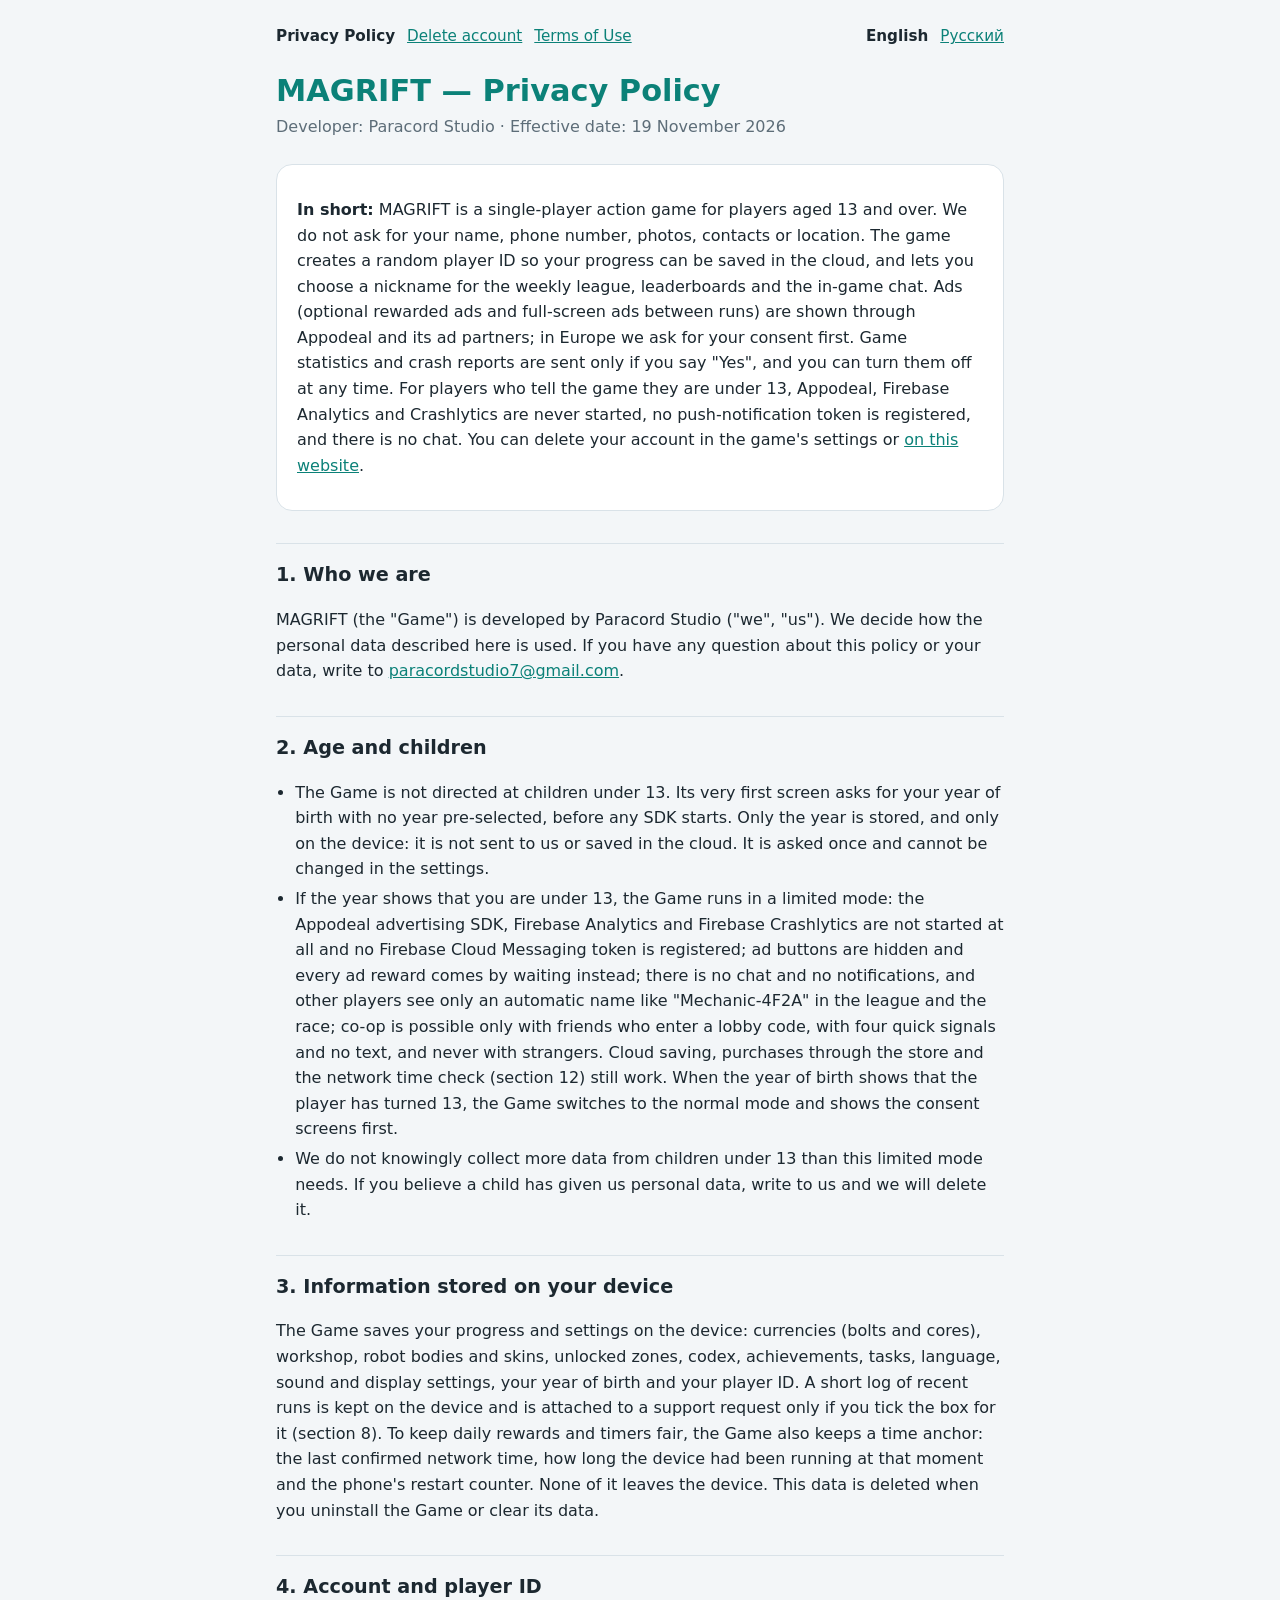
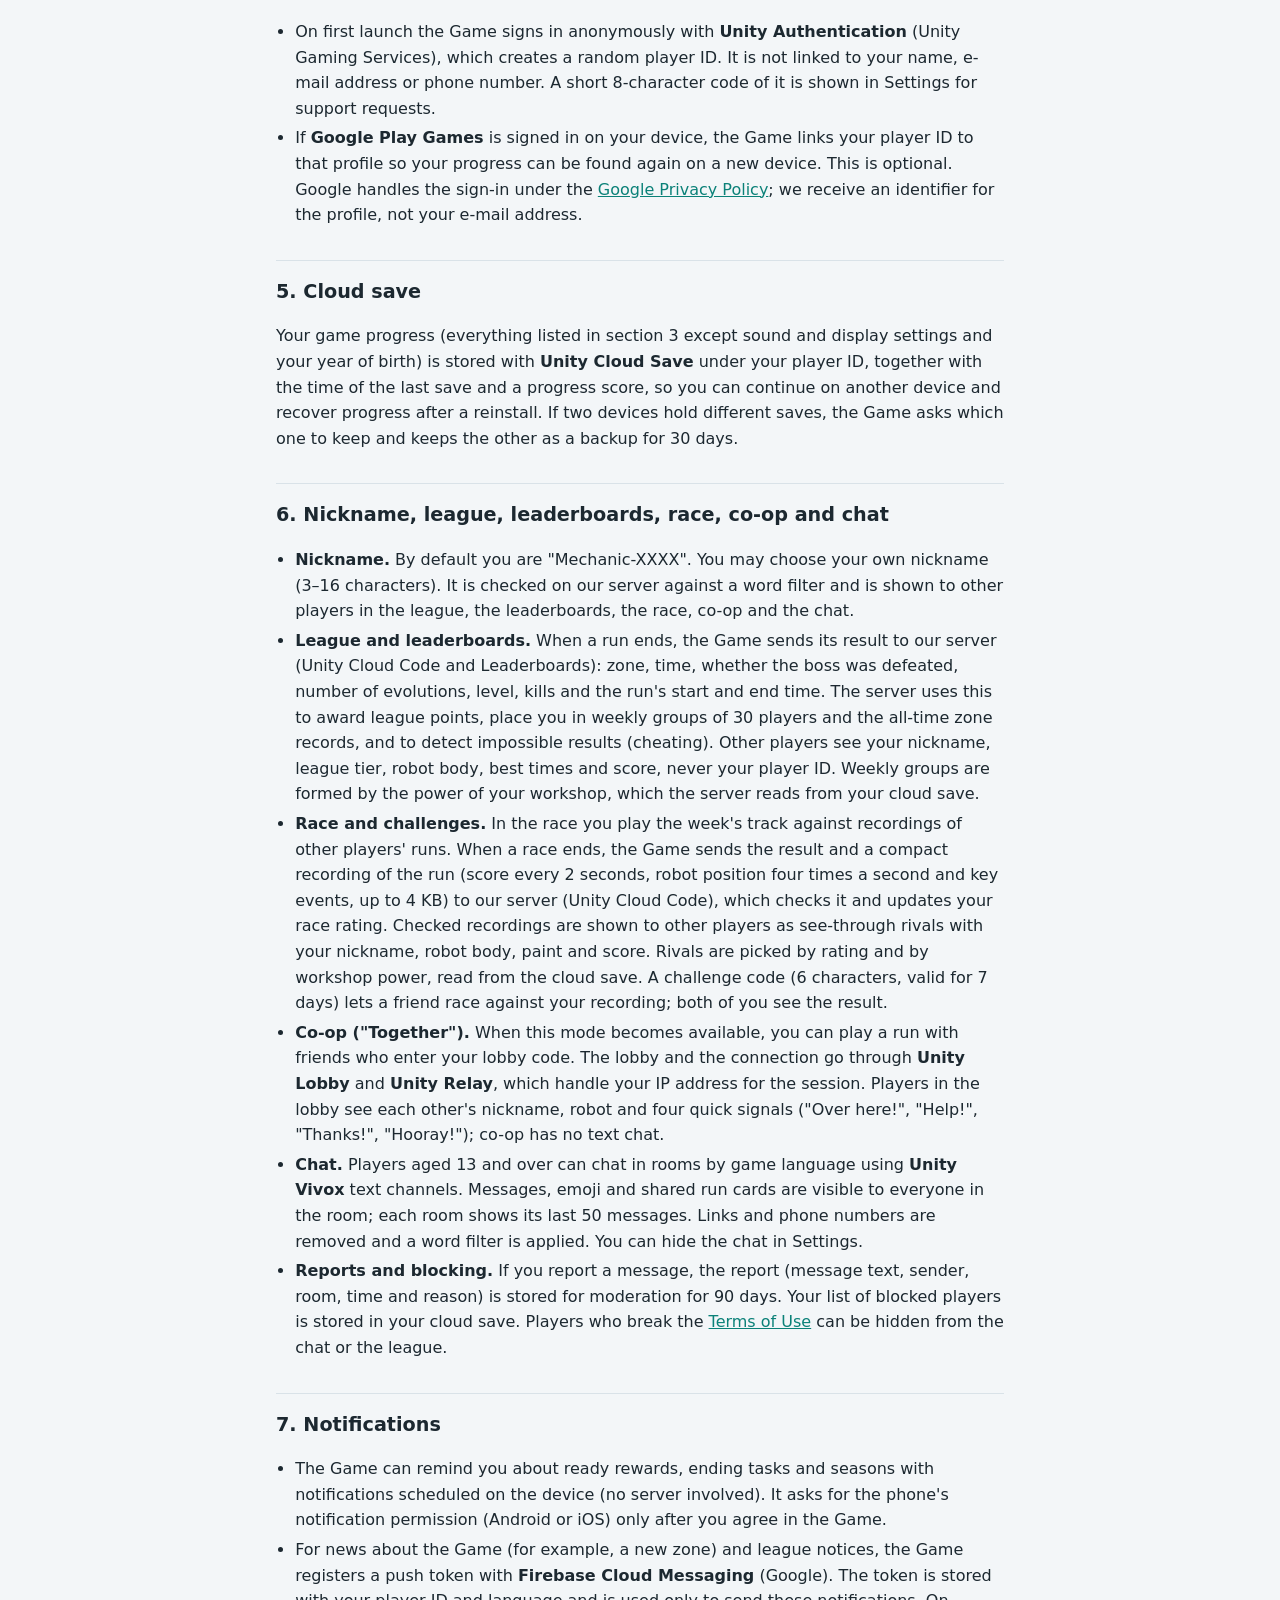
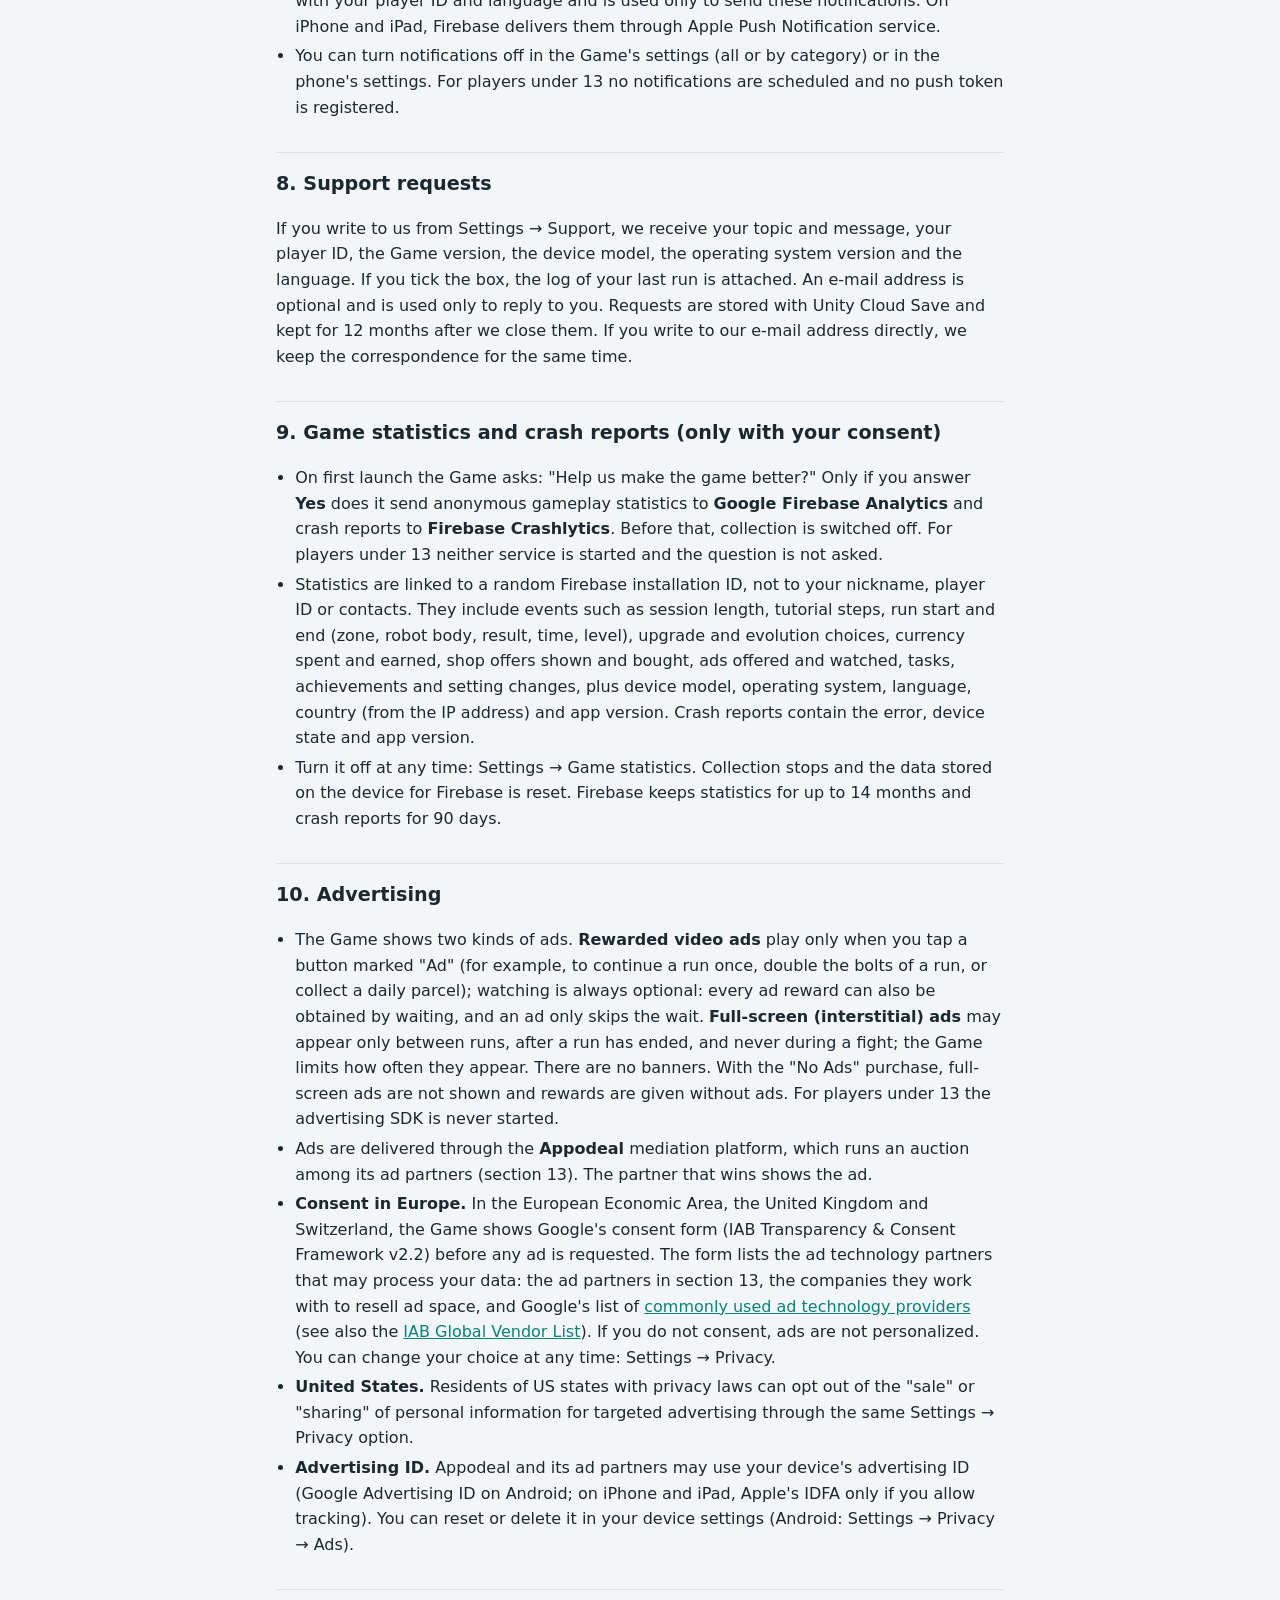
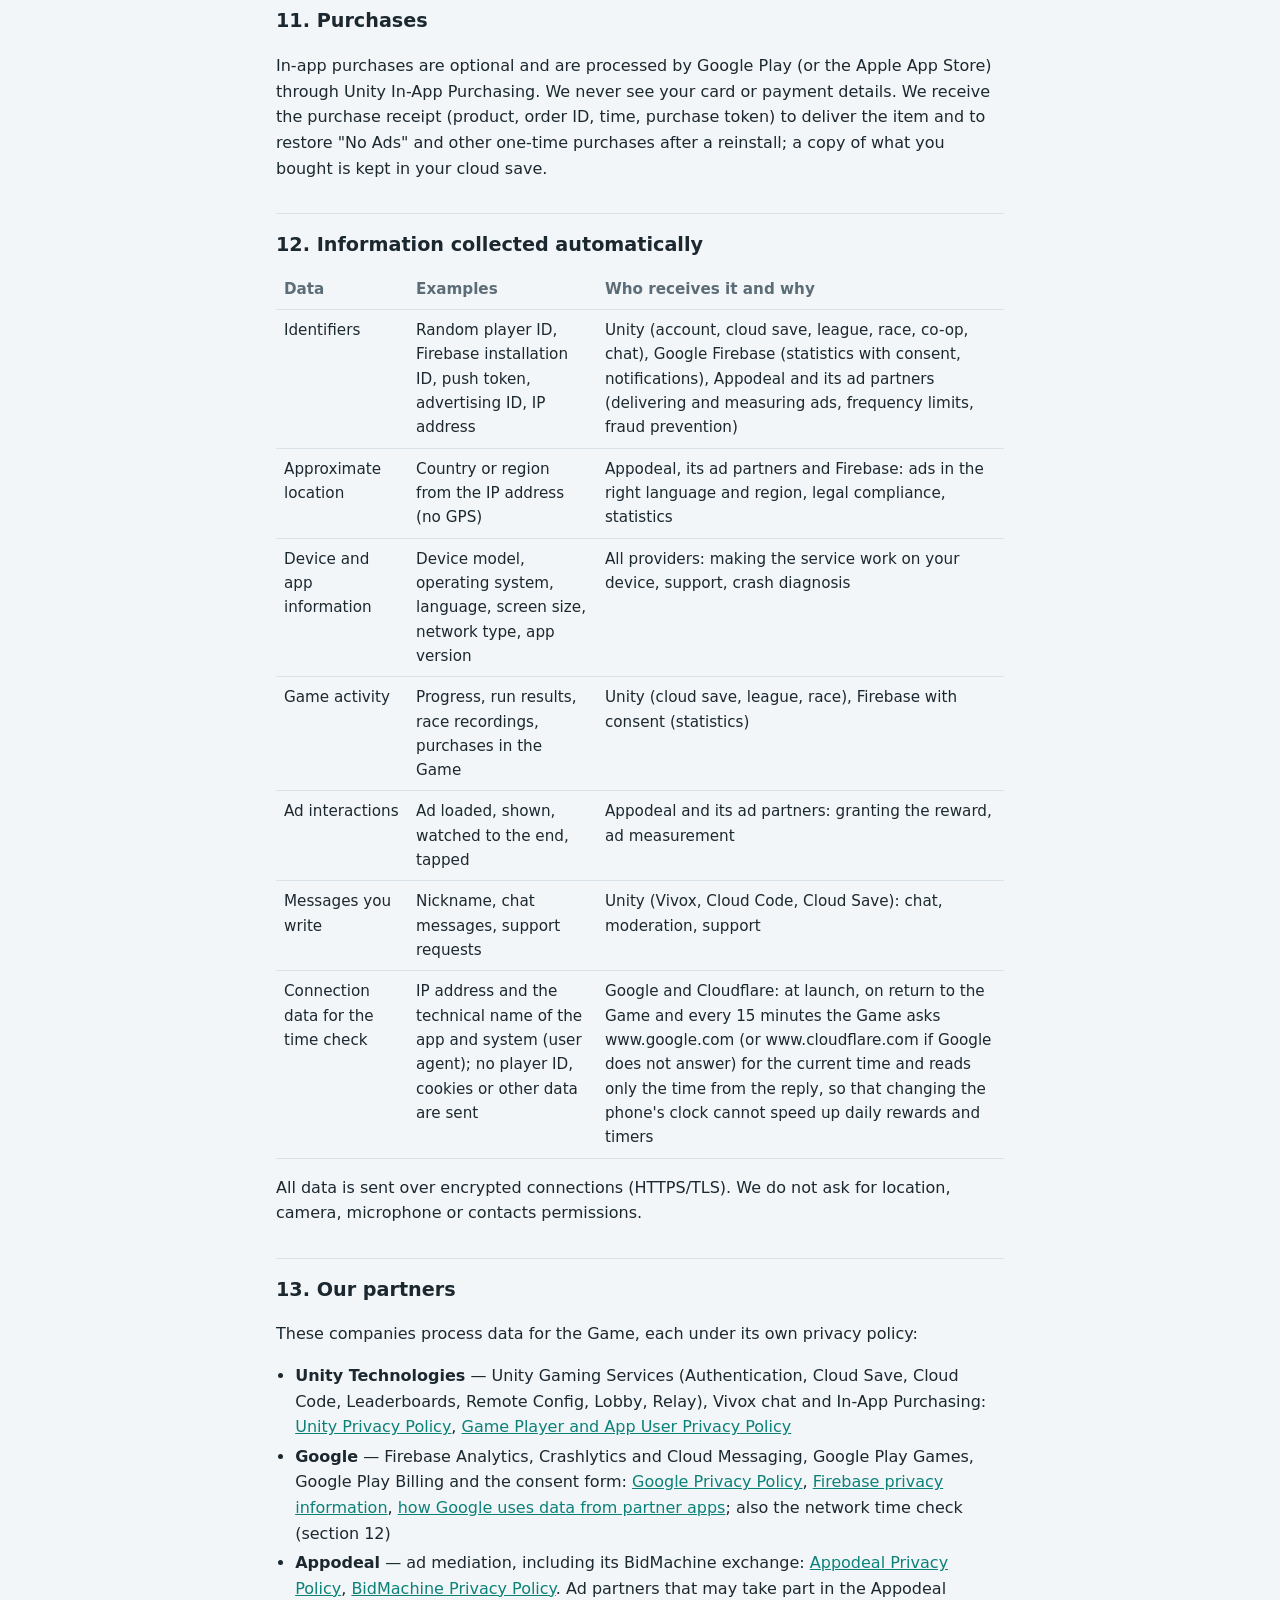
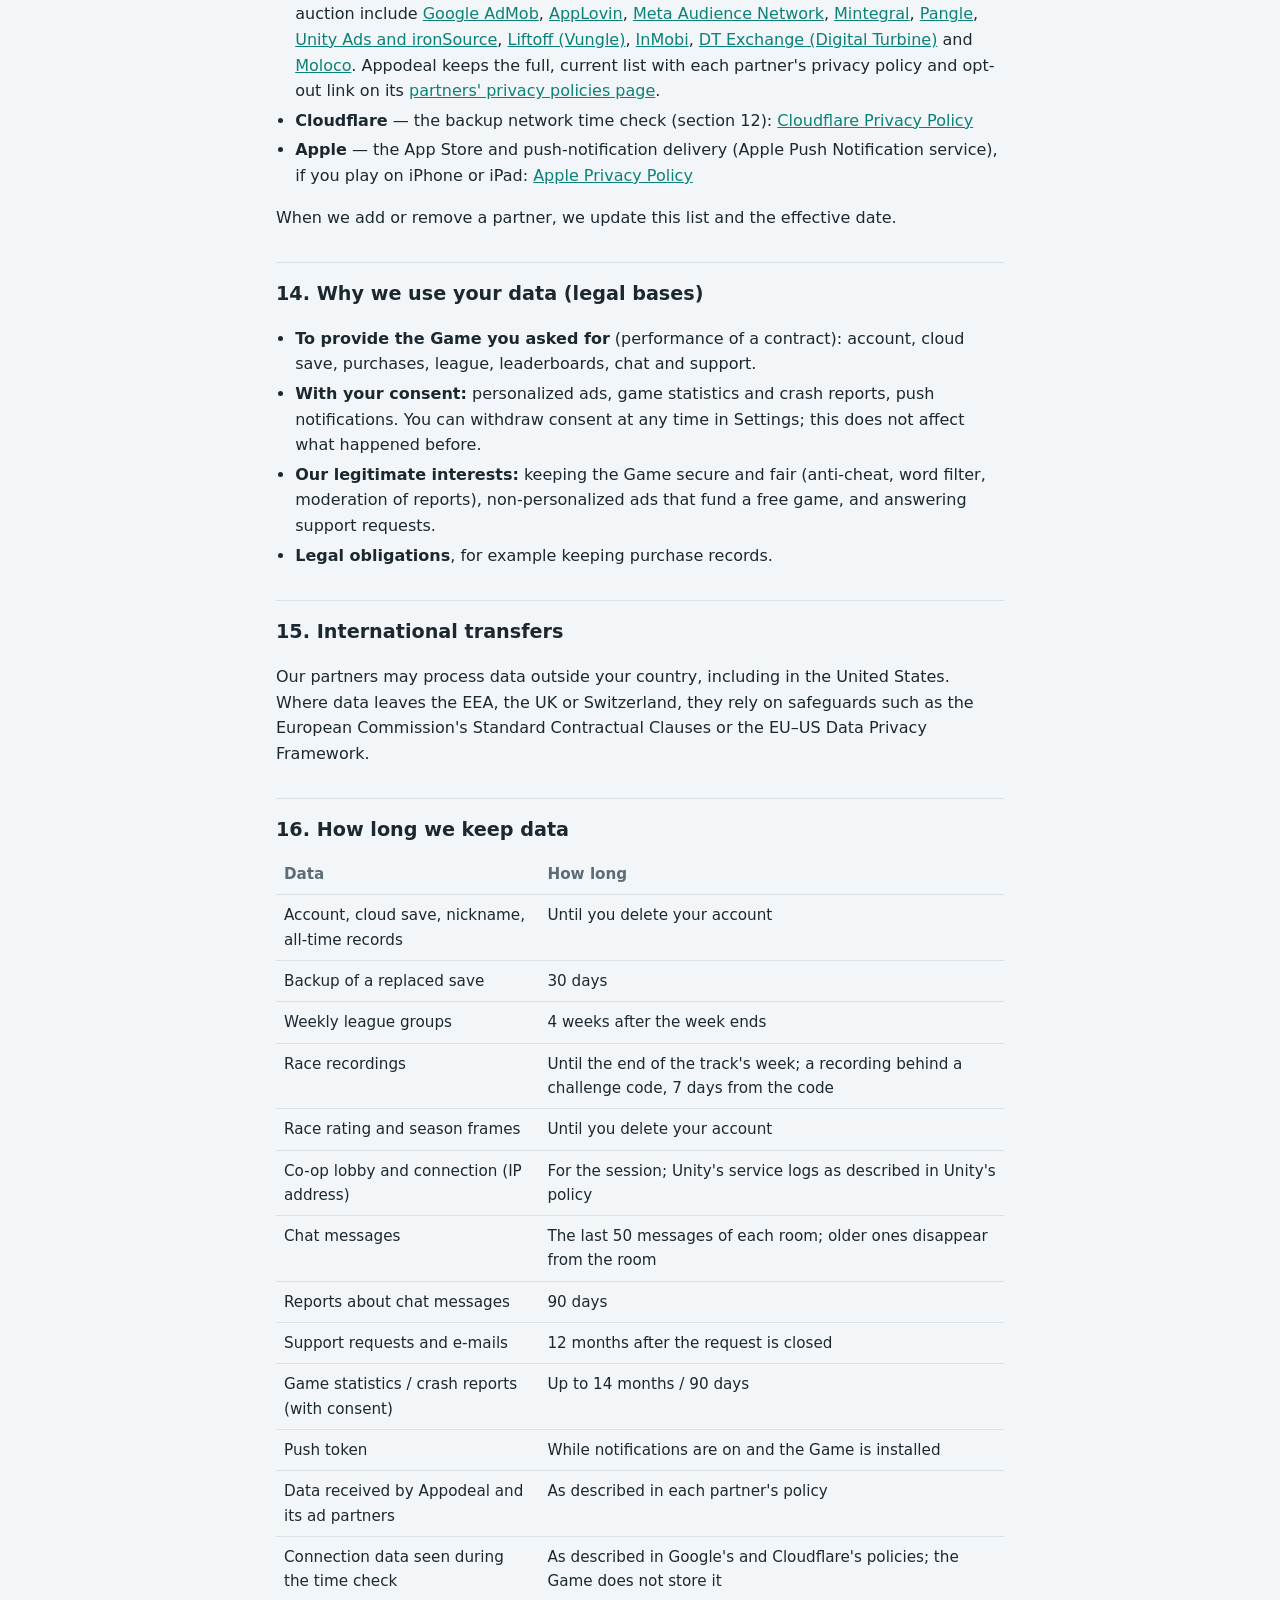
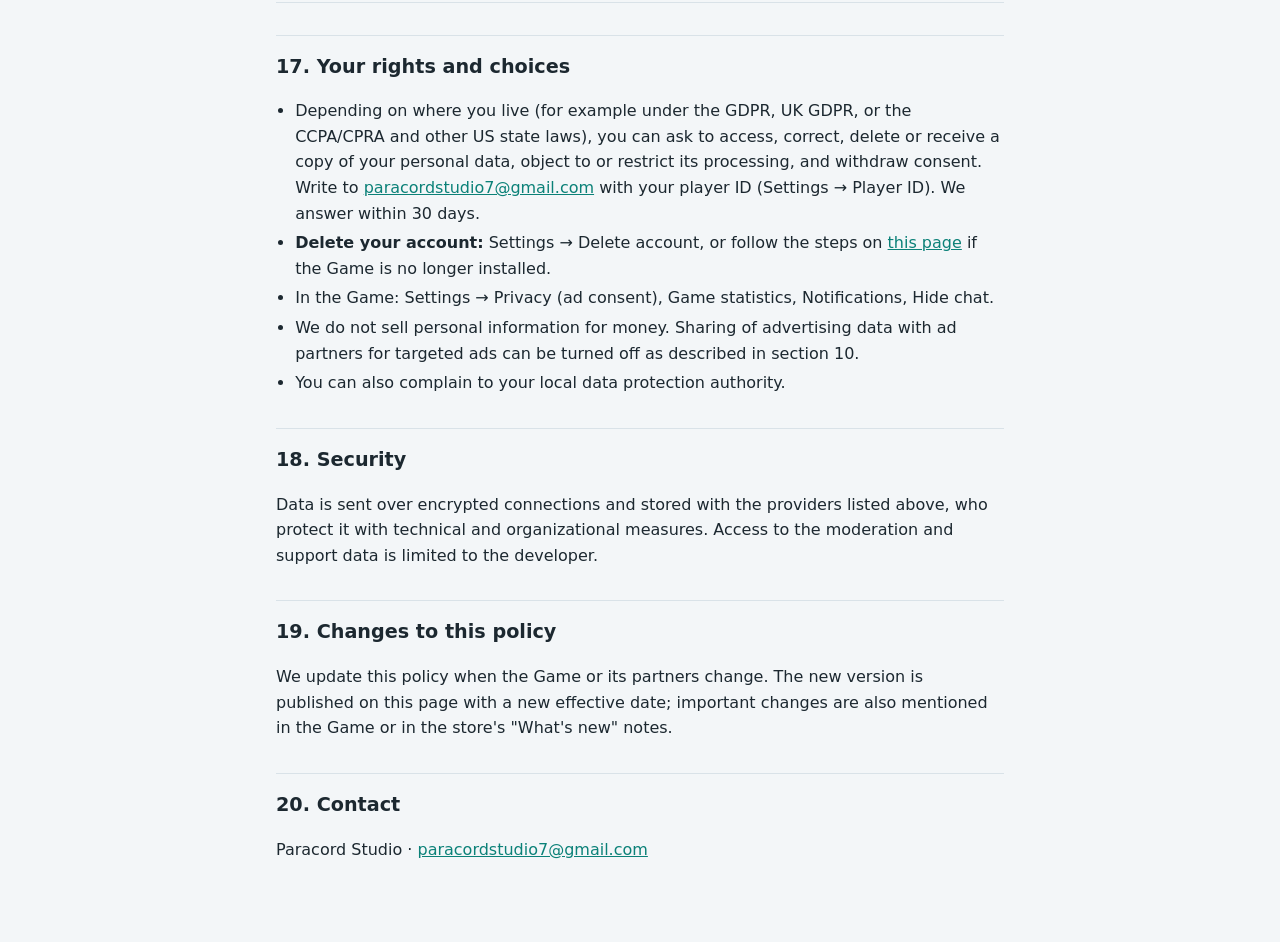
<file: index.html>
<!doctype html>
<html lang="en">
<head>
<meta charset="utf-8">
<meta name="viewport" content="width=device-width, initial-scale=1">
<title>MAGRIFT — Privacy Policy</title>
<link rel="stylesheet" href="style.css">
</head>
<body>
<main>
  <nav>
    <span><strong>Privacy Policy</strong> <a href="delete-account.html">Delete account</a> <a href="terms.html">Terms of Use</a></span>
    <span><strong>English</strong> <a href="ru/">Русский</a></span>
  </nav>

  <h1>MAGRIFT — Privacy Policy</h1>
  <p class="meta">Developer: Paracord Studio · Effective date: 19 November 2026</p>

  <div class="card">
    <p><strong>In short:</strong> MAGRIFT is a single-player action game for players aged 13 and over. We do not ask for your
    name, phone number, photos, contacts or location. The game creates a random player ID so your progress can be saved in
    the cloud, and lets you choose a nickname for the weekly league, leaderboards and the in-game chat. Ads (optional rewarded ads and
    full-screen ads between runs) are shown through Appodeal and its ad partners; in Europe we ask for your consent first. Game statistics and crash
    reports are sent only if you say "Yes", and you can turn them off at any time. For players who tell the game they are
    under 13, Appodeal, Firebase Analytics and Crashlytics are never started, no push-notification token is registered,
    and there is no chat. You can delete your account in the game's settings or
    <a href="delete-account.html">on this website</a>.</p>
  </div>

  <h2>1. Who we are</h2>
  <p>MAGRIFT (the "Game") is developed by Paracord Studio ("we", "us"). We decide how the personal data described here is
  used. If you have any question about this policy or your data, write to
  <a href="mailto:paracordstudio7@gmail.com">paracordstudio7@gmail.com</a>.</p>

  <h2>2. Age and children</h2>
  <ul>
    <li>The Game is not directed at children under 13. Its very first screen asks for your year of birth with no year
    pre-selected, before any SDK starts. Only the year is stored, and only on the device: it is not sent to us or saved in
    the cloud. It is asked once and cannot be changed in the settings.</li>
    <li>If the year shows that you are under 13, the Game runs in a limited mode: the Appodeal advertising SDK, Firebase
    Analytics and Firebase Crashlytics are not started at all and no Firebase Cloud Messaging token is registered; ad buttons
    are hidden and every ad reward comes by waiting instead; there is no chat and no notifications, and other players see
    only an automatic name like "Mechanic-4F2A" in the league and the race; co-op is possible only with friends who enter a
    lobby code, with four quick signals and no text, and never with strangers. Cloud saving, purchases through the store and the network
    time check (section 12) still work. When the year of birth shows that the player has turned 13, the Game
    switches to the normal mode and shows the consent screens first.</li>
    <li>We do not knowingly collect more data from children under 13 than this limited mode needs. If you believe a child has
    given us personal data, write to us and we will delete it.</li>
  </ul>

  <h2>3. Information stored on your device</h2>
  <p>The Game saves your progress and settings on the device: currencies (bolts and cores), workshop, robot bodies and
  skins, unlocked zones, codex, achievements, tasks, language, sound and display settings, your year of birth and your player
  ID. A short log of recent runs is kept on the device and is attached to a support request only if you tick the box for it
  (section 8). To keep daily rewards and timers fair, the Game also keeps a time anchor: the last confirmed network time,
  how long the device had been running at that moment and the phone's restart counter. None of it leaves the device. This
  data is deleted when you uninstall the Game or clear its data.</p>

  <h2>4. Account and player ID</h2>
  <ul>
    <li>On first launch the Game signs in anonymously with <strong>Unity Authentication</strong> (Unity Gaming Services),
    which creates a random player ID. It is not linked to your name, e-mail address or phone number. A short 8-character
    code of it is shown in Settings for support requests.</li>
    <li>If <strong>Google Play Games</strong> is signed in on your device, the Game links your player ID to that profile so
    your progress can be found again on a new device. This is optional. Google handles the sign-in under the
    <a href="https://policies.google.com/privacy" rel="noopener">Google Privacy Policy</a>; we receive an identifier for the
    profile, not your e-mail address.</li>
  </ul>

  <h2>5. Cloud save</h2>
  <p>Your game progress (everything listed in section 3 except sound and display settings and your year of birth) is stored with
  <strong>Unity Cloud Save</strong> under your player ID, together with the time of the last save and a progress score, so
  you can continue on another device and recover progress after a reinstall. If two devices hold different saves, the Game
  asks which one to keep and keeps the other as a backup for 30 days.</p>

  <h2>6. Nickname, league, leaderboards, race, co-op and chat</h2>
  <ul>
    <li><strong>Nickname.</strong> By default you are "Mechanic-XXXX". You may choose your own nickname (3–16 characters).
    It is checked on our server against a word filter and is shown to other players in the league, the leaderboards, the
    race, co-op and the chat.</li>
    <li><strong>League and leaderboards.</strong> When a run ends, the Game sends its result to our server (Unity Cloud Code
    and Leaderboards): zone, time, whether the boss was defeated, number of evolutions, level, kills and the run's start and
    end time. The server uses this to award league points, place you in weekly groups of 30 players and the all-time zone
    records, and to detect impossible results (cheating). Other players see your nickname, league tier, robot body, best times
    and score, never your player ID. Weekly groups are formed by the power of your workshop, which the server reads from your
    cloud save.</li>
    <li><strong>Race and challenges.</strong> In the race you play the week's track against recordings of other players'
    runs. When a race ends, the Game sends the result and a compact recording of the run (score every 2 seconds, robot
    position four times a second and key events, up to 4 KB) to our server (Unity Cloud Code), which checks it and updates
    your race rating. Checked recordings are shown to other players as see-through rivals with your nickname, robot body,
    paint and score. Rivals are picked by rating and by workshop power, read from the cloud save. A challenge code
    (6 characters, valid for 7 days) lets a friend race against your recording; both of you see the result.</li>
    <li><strong>Co-op ("Together").</strong> When this mode becomes available, you can play a run with friends who enter your
    lobby code. The lobby and the connection go through <strong>Unity Lobby</strong> and <strong>Unity Relay</strong>,
    which handle your IP address for the session. Players in the lobby see each other's nickname, robot and four quick
    signals ("Over here!", "Help!", "Thanks!", "Hooray!"); co-op has no text chat.</li>
    <li><strong>Chat.</strong> Players aged 13 and over can chat in rooms by game language using <strong>Unity Vivox</strong>
    text channels. Messages, emoji and shared run cards are visible to everyone in the room; each room shows its last 50
    messages. Links and phone numbers are removed and a word filter is applied. You can hide the chat in Settings.</li>
    <li><strong>Reports and blocking.</strong> If you report a message, the report (message text, sender, room, time and
    reason) is stored for moderation for 90 days. Your list of blocked players is stored in your cloud save. Players who break
    the <a href="terms.html">Terms of Use</a> can be hidden from the chat or the league.</li>
  </ul>

  <h2>7. Notifications</h2>
  <ul>
    <li>The Game can remind you about ready rewards, ending tasks and seasons with notifications scheduled on the device
    (no server involved). It asks for the phone's notification permission (Android or iOS) only after you agree in the Game.</li>
    <li>For news about the Game (for example, a new zone) and league notices, the Game registers a push token with
    <strong>Firebase Cloud Messaging</strong> (Google). The token is stored with your player ID and language and is used
    only to send these notifications. On iPhone and iPad, Firebase delivers them through Apple Push Notification
    service.</li>
    <li>You can turn notifications off in the Game's settings (all or by category) or in the phone's settings. For players under
    13 no notifications are scheduled and no push token is registered.</li>
  </ul>

  <h2>8. Support requests</h2>
  <p>If you write to us from Settings → Support, we receive your topic and message, your player ID, the Game version, the
  device model, the operating system version and the language. If you tick the box, the log of your last run is attached. An e-mail
  address is optional and is used only to reply to you. Requests are stored with Unity Cloud Save and kept for 12 months
  after we close them. If you write to our e-mail address directly, we keep the correspondence for the same time.</p>

  <h2>9. Game statistics and crash reports (only with your consent)</h2>
  <ul>
    <li>On first launch the Game asks: "Help us make the game better?" Only if you answer <strong>Yes</strong> does it send
    anonymous gameplay statistics to <strong>Google Firebase Analytics</strong> and crash reports to <strong>Firebase
    Crashlytics</strong>. Before that, collection is switched off. For players under 13 neither service is started and
    the question is not asked.</li>
    <li>Statistics are linked to a random Firebase installation ID, not to your nickname, player ID or contacts. They include
    events such as session length, tutorial steps, run start and end (zone, robot body, result, time, level), upgrade and
    evolution choices, currency spent and earned, shop offers shown and bought, ads offered and watched, tasks, achievements
    and setting changes, plus device model, operating system, language, country (from the IP address) and app version. Crash
    reports contain the error, device state and app version.</li>
    <li>Turn it off at any time: Settings → Game statistics. Collection stops and the data stored on the device for Firebase
    is reset. Firebase keeps statistics for up to 14 months and crash reports for 90 days.</li>
  </ul>

  <h2>10. Advertising</h2>
  <ul>
    <li>The Game shows two kinds of ads. <strong>Rewarded video ads</strong> play only when you tap a button marked "Ad"
    (for example, to continue a run once, double the bolts of a run, or collect a daily parcel); watching is always
    optional: every ad reward can also be obtained by waiting, and an ad only skips the wait. <strong>Full-screen
    (interstitial) ads</strong> may appear only between runs, after a run has ended, and never during a fight; the Game
    limits how often they appear. There are no banners. With the "No Ads" purchase, full-screen ads are not shown and
    rewards are given without ads. For players under 13 the advertising SDK is never started.</li>
    <li>Ads are delivered through the <strong>Appodeal</strong> mediation platform, which runs an auction among its ad
    partners (section 13). The partner that wins shows the ad.</li>
    <li><strong>Consent in Europe.</strong> In the European Economic Area, the United Kingdom and Switzerland, the Game shows
    Google's consent form (IAB Transparency &amp; Consent Framework v2.2) before any ad is requested. The form lists the ad
    technology partners that may process your data: the ad partners in section 13, the companies they work with to resell ad
    space, and Google's list of <a href="https://support.google.com/admob/answer/9012903" rel="noopener">commonly used ad
    technology providers</a> (see also the <a href="https://iabeurope.eu/vendor-list-tcf/" rel="noopener">IAB Global Vendor
    List</a>). If you do not consent, ads are not personalized. You can change your choice at any time: Settings →
    Privacy.</li>
    <li><strong>United States.</strong> Residents of US states with privacy laws can opt out of the "sale" or "sharing" of
    personal information for targeted advertising through the same Settings → Privacy option.</li>
    <li><strong>Advertising ID.</strong> Appodeal and its ad partners may use your device's advertising ID (Google Advertising ID on Android;
    on iPhone and iPad, Apple's IDFA only if you allow tracking). You can reset or delete it in your device settings
    (Android: Settings → Privacy → Ads).</li>
  </ul>

  <h2>11. Purchases</h2>
  <p>In-app purchases are optional and are processed by Google Play (or the Apple App Store) through Unity In-App Purchasing.
  We never see your card or payment details. We receive the purchase receipt (product, order ID, time, purchase token) to
  deliver the item and to restore "No Ads" and other one-time purchases after a reinstall; a copy of what you bought is kept
  in your cloud save.</p>

  <h2>12. Information collected automatically</h2>
  <div class="table-wrap">
  <table>
    <thead><tr><th>Data</th><th>Examples</th><th>Who receives it and why</th></tr></thead>
    <tbody>
      <tr><td>Identifiers</td><td>Random player ID, Firebase installation ID, push token, advertising ID, IP address</td><td>Unity (account, cloud save, league, race, co-op, chat), Google Firebase (statistics with consent, notifications), Appodeal and its ad partners (delivering and measuring ads, frequency limits, fraud prevention)</td></tr>
      <tr><td>Approximate location</td><td>Country or region from the IP address (no GPS)</td><td>Appodeal, its ad partners and Firebase: ads in the right language and region, legal compliance, statistics</td></tr>
      <tr><td>Device and app information</td><td>Device model, operating system, language, screen size, network type, app version</td><td>All providers: making the service work on your device, support, crash diagnosis</td></tr>
      <tr><td>Game activity</td><td>Progress, run results, race recordings, purchases in the Game</td><td>Unity (cloud save, league, race), Firebase with consent (statistics)</td></tr>
      <tr><td>Ad interactions</td><td>Ad loaded, shown, watched to the end, tapped</td><td>Appodeal and its ad partners: granting the reward, ad measurement</td></tr>
      <tr><td>Messages you write</td><td>Nickname, chat messages, support requests</td><td>Unity (Vivox, Cloud Code, Cloud Save): chat, moderation, support</td></tr>
      <tr><td>Connection data for the time check</td><td>IP address and the technical name of the app and system (user agent); no player ID, cookies or other data are sent</td><td>Google and Cloudflare: at launch, on return to the Game and every 15 minutes the Game asks www.google.com (or www.cloudflare.com if Google does not answer) for the current time and reads only the time from the reply, so that changing the phone's clock cannot speed up daily rewards and timers</td></tr>
    </tbody>
  </table>
  </div>
  <p>All data is sent over encrypted connections (HTTPS/TLS). We do not ask for location, camera, microphone or contacts
  permissions.</p>

  <h2>13. Our partners</h2>
  <p>These companies process data for the Game, each under its own privacy policy:</p>
  <ul>
    <li><strong>Unity Technologies</strong> — Unity Gaming Services (Authentication, Cloud Save, Cloud Code, Leaderboards,
    Remote Config, Lobby, Relay), Vivox chat and In-App Purchasing:
    <a href="https://unity.com/legal/privacy-policy" rel="noopener">Unity Privacy Policy</a>,
    <a href="https://unity.com/legal/game-player-and-app-user-privacy-policy" rel="noopener">Game Player and App User Privacy Policy</a></li>
    <li><strong>Google</strong> — Firebase Analytics, Crashlytics and Cloud Messaging, Google Play Games, Google Play Billing
    and the consent form: <a href="https://policies.google.com/privacy" rel="noopener">Google Privacy Policy</a>,
    <a href="https://firebase.google.com/support/privacy" rel="noopener">Firebase privacy information</a>,
    <a href="https://policies.google.com/technologies/partner-sites" rel="noopener">how Google uses data from partner apps</a>;
    also the network time check (section 12)</li>
    <li><strong>Appodeal</strong> — ad mediation, including its BidMachine exchange:
    <a href="https://appodeal.com/privacy-policy/" rel="noopener">Appodeal Privacy Policy</a>,
    <a href="https://www.bidmachine.com/privacy-policy" rel="noopener">BidMachine Privacy Policy</a>.
    Ad partners that may take part in the Appodeal auction include
      <a href="https://policies.google.com/privacy" rel="noopener">Google AdMob</a>,
      <a href="https://legal.applovin.com/privacy/" rel="noopener">AppLovin</a>,
      <a href="https://www.facebook.com/privacy/policy/" rel="noopener">Meta Audience Network</a>,
      <a href="https://www.mintegral.com/en/privacy" rel="noopener">Mintegral</a>,
      <a href="https://www.pangleglobal.com/privacy/enduser-en" rel="noopener">Pangle</a>,
      <a href="https://unity.com/legal/game-player-and-app-user-privacy-policy" rel="noopener">Unity Ads and ironSource</a>,
      <a href="https://liftoff.ai/privacy-policy/" rel="noopener">Liftoff (Vungle)</a>,
      <a href="https://advertising.inmobi.com/privacy-policy" rel="noopener">InMobi</a>,
      <a href="https://www.digitalturbine.com/legal/privacy-policy" rel="noopener">DT Exchange (Digital Turbine)</a> and
      <a href="https://www.moloco.com/terms-and-policies/privacy-portal" rel="noopener">Moloco</a>. Appodeal keeps the full,
      current list with each partner's privacy policy and opt-out link on its
      <a href="https://appodeal.com/partners-privacy-policies/" rel="noopener">partners' privacy policies page</a>.</li>
    <li><strong>Cloudflare</strong> — the backup network time check (section 12):
    <a href="https://www.cloudflare.com/privacypolicy/" rel="noopener">Cloudflare Privacy Policy</a></li>
    <li><strong>Apple</strong> — the App Store and push-notification delivery (Apple Push Notification service), if you
    play on iPhone or iPad:
    <a href="https://www.apple.com/legal/privacy/" rel="noopener">Apple Privacy Policy</a></li>
  </ul>
  <p>When we add or remove a partner, we update this list and the effective date.</p>

  <h2>14. Why we use your data (legal bases)</h2>
  <ul>
    <li><strong>To provide the Game you asked for</strong> (performance of a contract): account, cloud save, purchases,
    league, leaderboards, chat and support.</li>
    <li><strong>With your consent:</strong> personalized ads, game statistics and crash reports, push notifications. You can
    withdraw consent at any time in Settings; this does not affect what happened before.</li>
    <li><strong>Our legitimate interests:</strong> keeping the Game secure and fair (anti-cheat, word filter, moderation of
    reports), non-personalized ads that fund a free game, and answering support requests.</li>
    <li><strong>Legal obligations</strong>, for example keeping purchase records.</li>
  </ul>

  <h2>15. International transfers</h2>
  <p>Our partners may process data outside your country, including in the United States. Where data leaves the EEA, the UK
  or Switzerland, they rely on safeguards such as the European Commission's Standard Contractual Clauses or the EU–US Data
  Privacy Framework.</p>

  <h2>16. How long we keep data</h2>
  <div class="table-wrap">
  <table>
    <thead><tr><th>Data</th><th>How long</th></tr></thead>
    <tbody>
      <tr><td>Account, cloud save, nickname, all-time records</td><td>Until you delete your account</td></tr>
      <tr><td>Backup of a replaced save</td><td>30 days</td></tr>
      <tr><td>Weekly league groups</td><td>4 weeks after the week ends</td></tr>
      <tr><td>Race recordings</td><td>Until the end of the track's week; a recording behind a challenge code, 7 days from the code</td></tr>
      <tr><td>Race rating and season frames</td><td>Until you delete your account</td></tr>
      <tr><td>Co-op lobby and connection (IP address)</td><td>For the session; Unity's service logs as described in Unity's policy</td></tr>
      <tr><td>Chat messages</td><td>The last 50 messages of each room; older ones disappear from the room</td></tr>
      <tr><td>Reports about chat messages</td><td>90 days</td></tr>
      <tr><td>Support requests and e-mails</td><td>12 months after the request is closed</td></tr>
      <tr><td>Game statistics / crash reports (with consent)</td><td>Up to 14 months / 90 days</td></tr>
      <tr><td>Push token</td><td>While notifications are on and the Game is installed</td></tr>
      <tr><td>Data received by Appodeal and its ad partners</td><td>As described in each partner's policy</td></tr>
      <tr><td>Connection data seen during the time check</td><td>As described in Google's and Cloudflare's policies; the Game does not store it</td></tr>
    </tbody>
  </table>
  </div>

  <h2>17. Your rights and choices</h2>
  <ul>
    <li>Depending on where you live (for example under the GDPR, UK GDPR, or the CCPA/CPRA and other US state laws), you can
    ask to access, correct, delete or receive a copy of your personal data, object to or restrict its processing, and withdraw
    consent. Write to <a href="mailto:paracordstudio7@gmail.com">paracordstudio7@gmail.com</a> with your player ID (Settings →
    Player ID). We answer within 30 days.</li>
    <li><strong>Delete your account:</strong> Settings → Delete account, or follow the steps on
    <a href="delete-account.html">this page</a> if the Game is no longer installed.</li>
    <li>In the Game: Settings → Privacy (ad consent), Game statistics, Notifications, Hide chat.</li>
    <li>We do not sell personal information for money. Sharing of advertising data with ad partners for targeted ads can be
    turned off as described in section 10.</li>
    <li>You can also complain to your local data protection authority.</li>
  </ul>

  <h2>18. Security</h2>
  <p>Data is sent over encrypted connections and stored with the providers listed above, who protect it with technical and
  organizational measures. Access to the moderation and support data is limited to the developer.</p>

  <h2>19. Changes to this policy</h2>
  <p>We update this policy when the Game or its partners change. The new version is published on this page with a new
  effective date; important changes are also mentioned in the Game or in the store's "What's new" notes.</p>

  <h2>20. Contact</h2>
  <p>Paracord Studio · <a href="mailto:paracordstudio7@gmail.com">paracordstudio7@gmail.com</a></p>
</main>
</body>
</html>
</file>
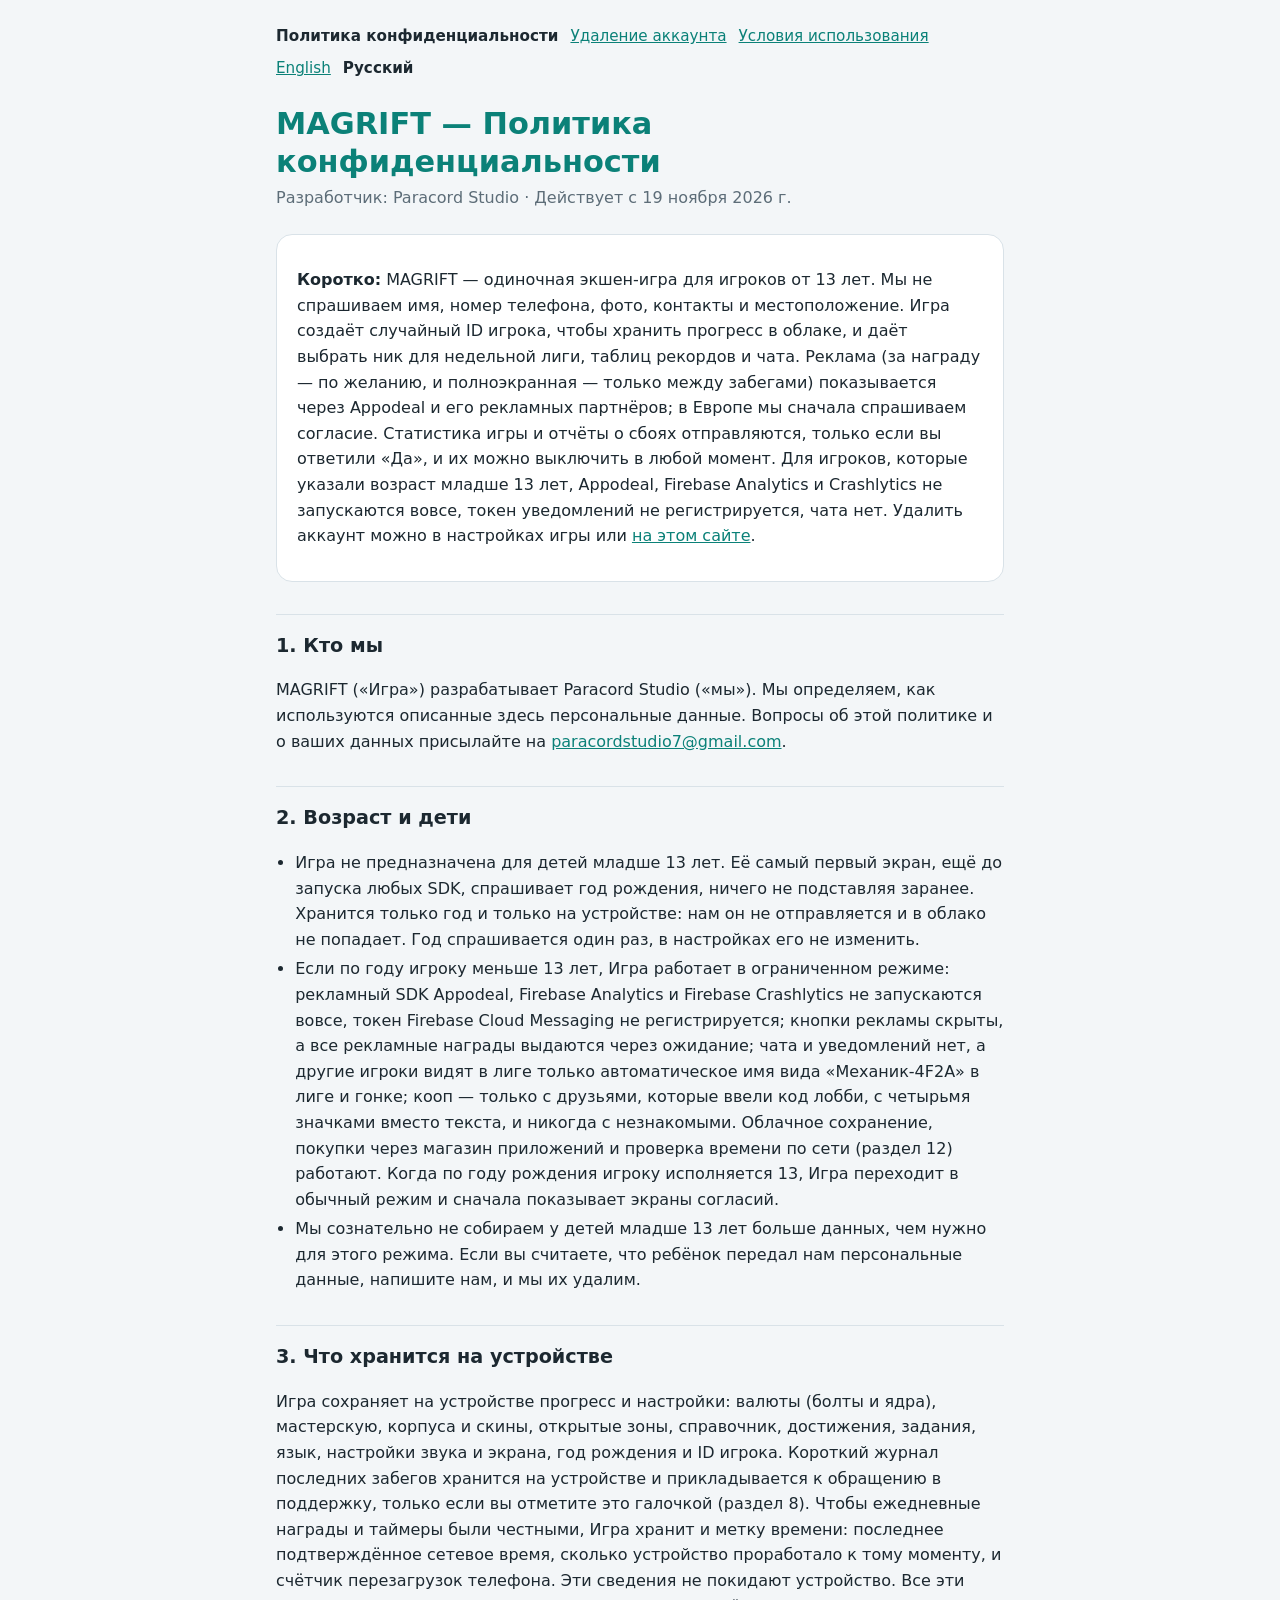
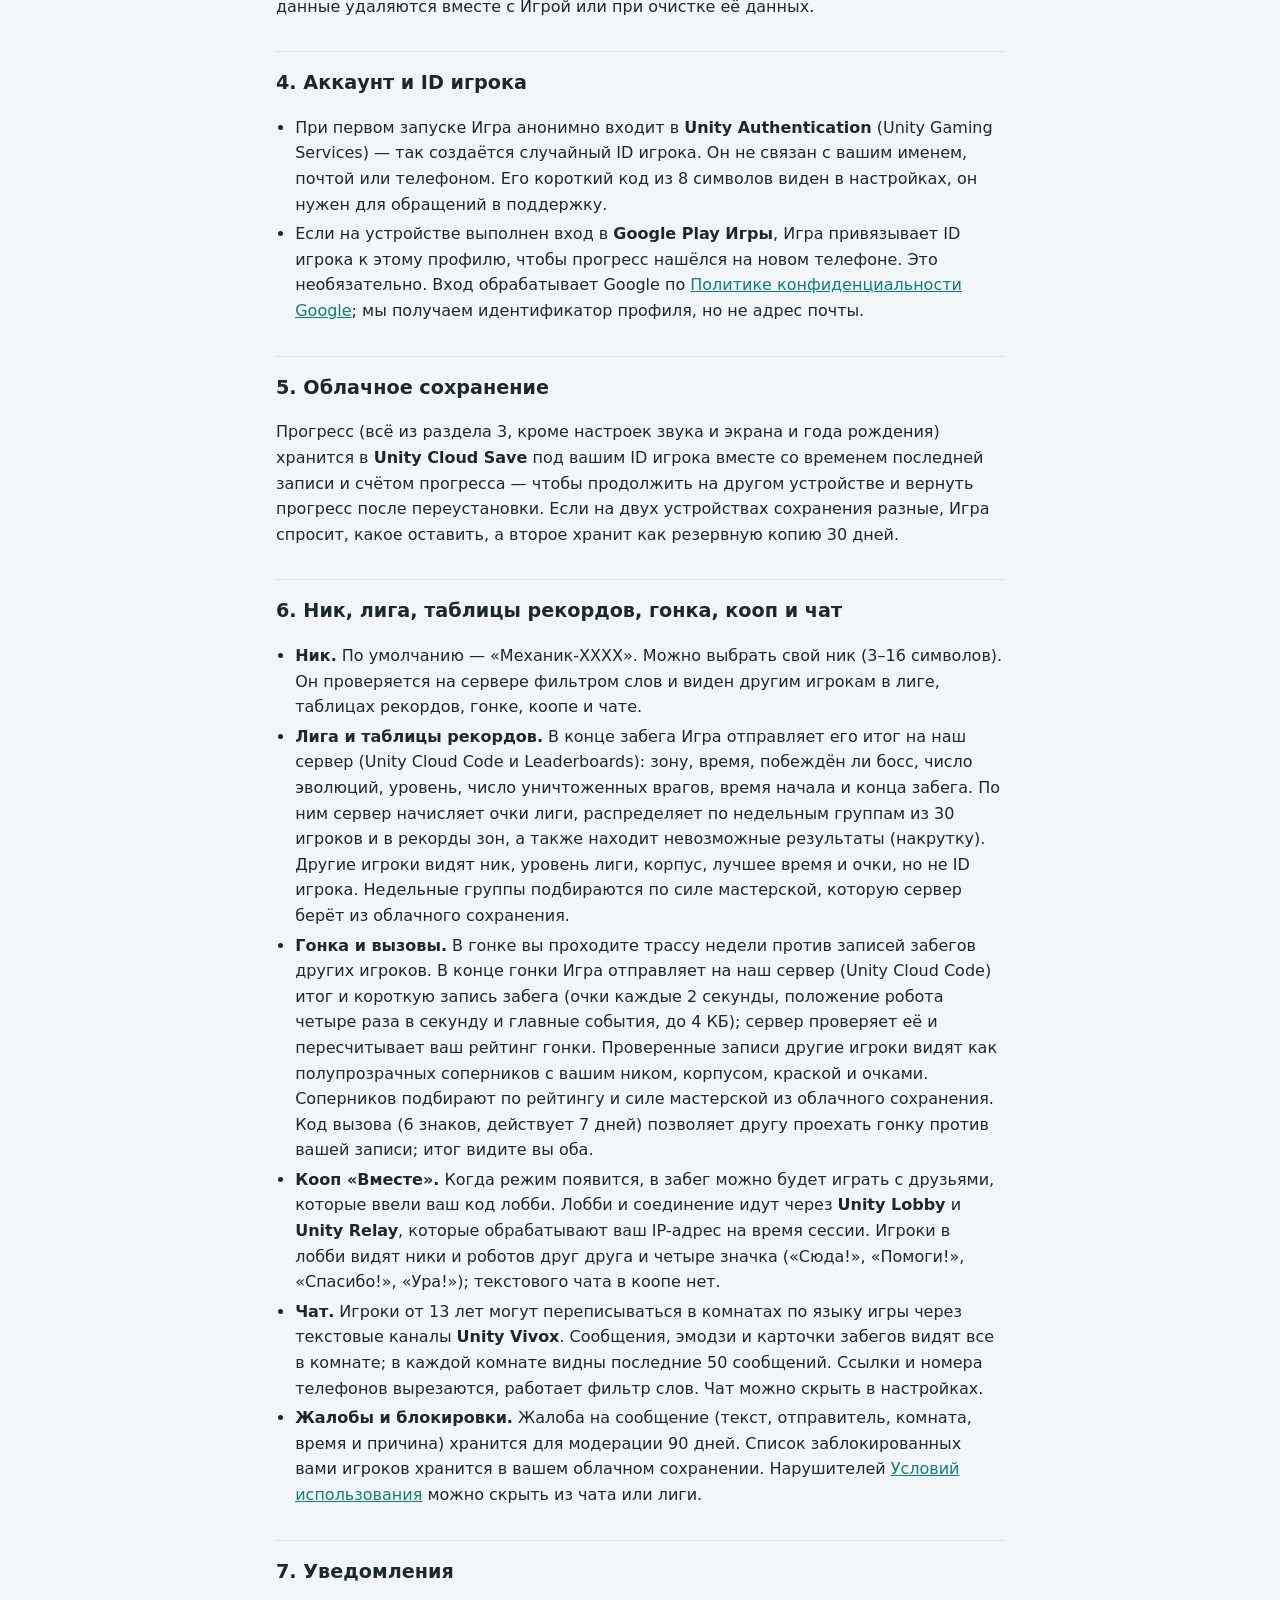
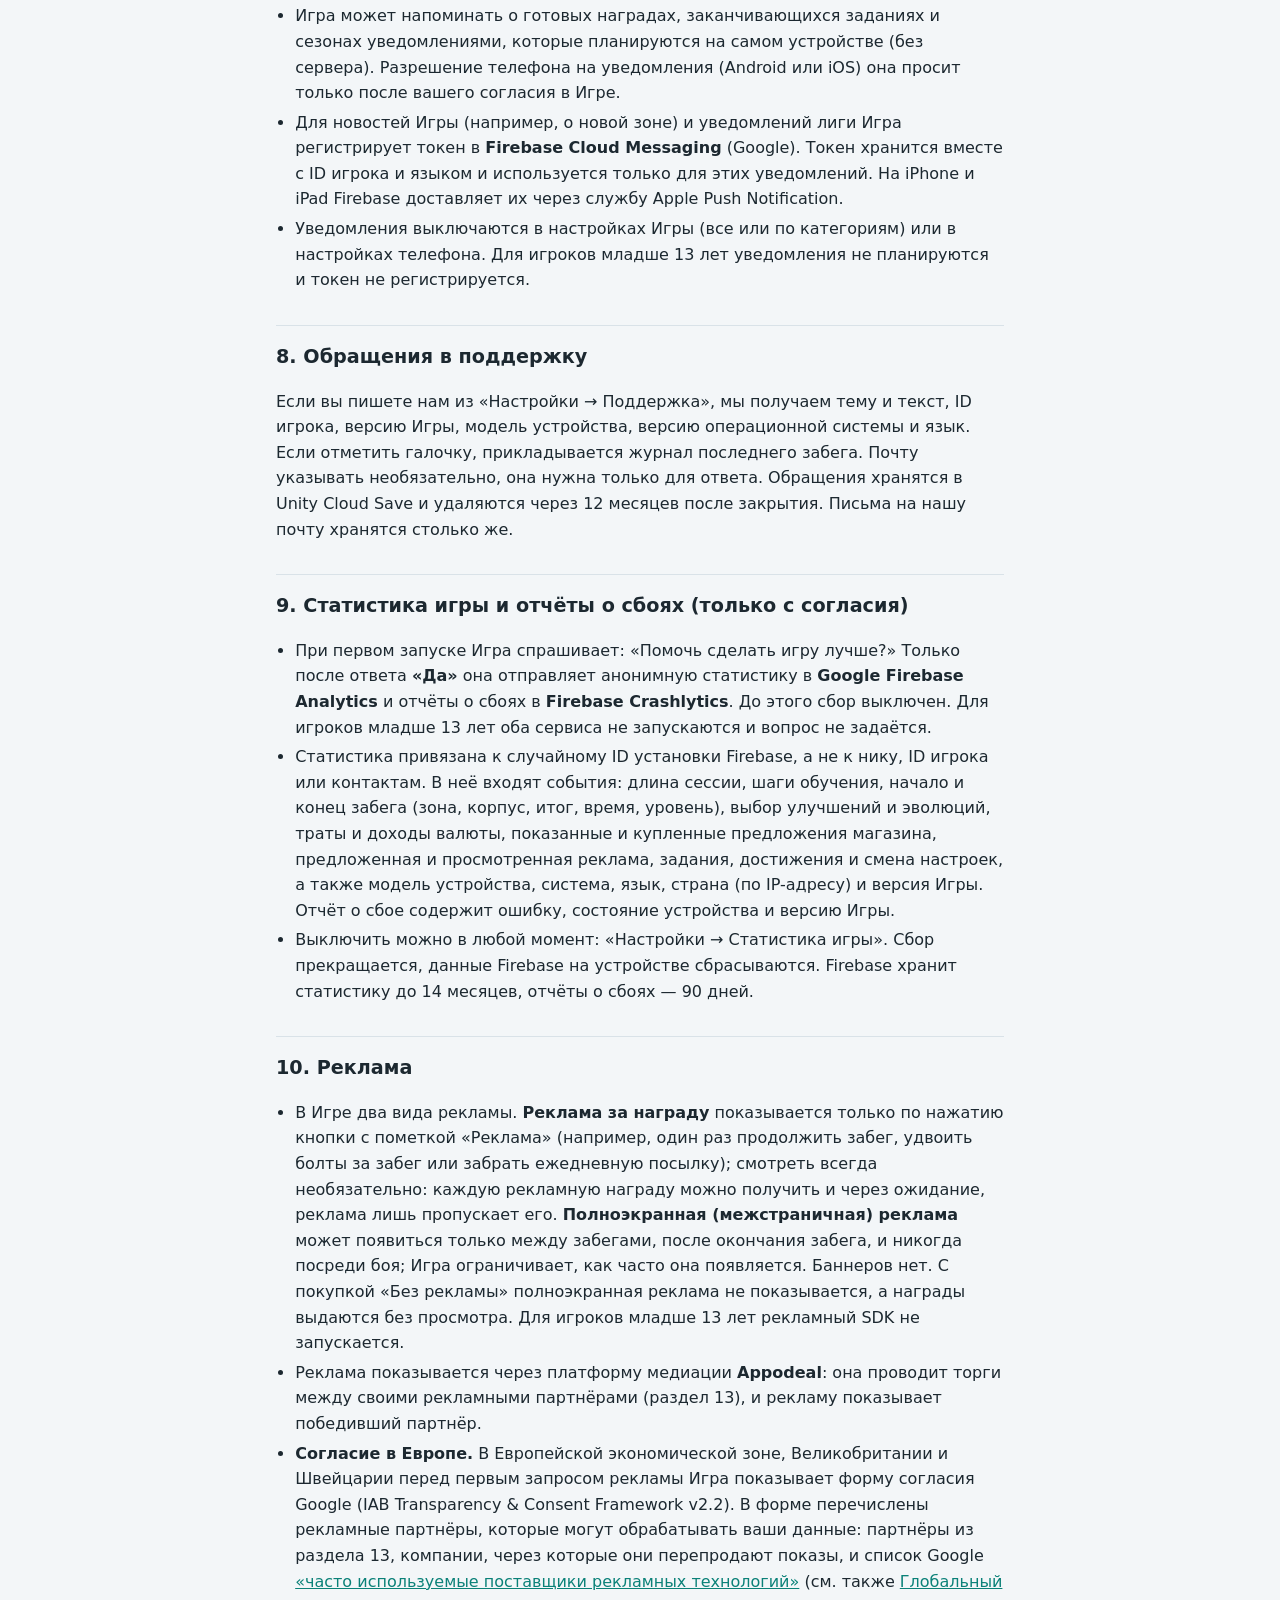
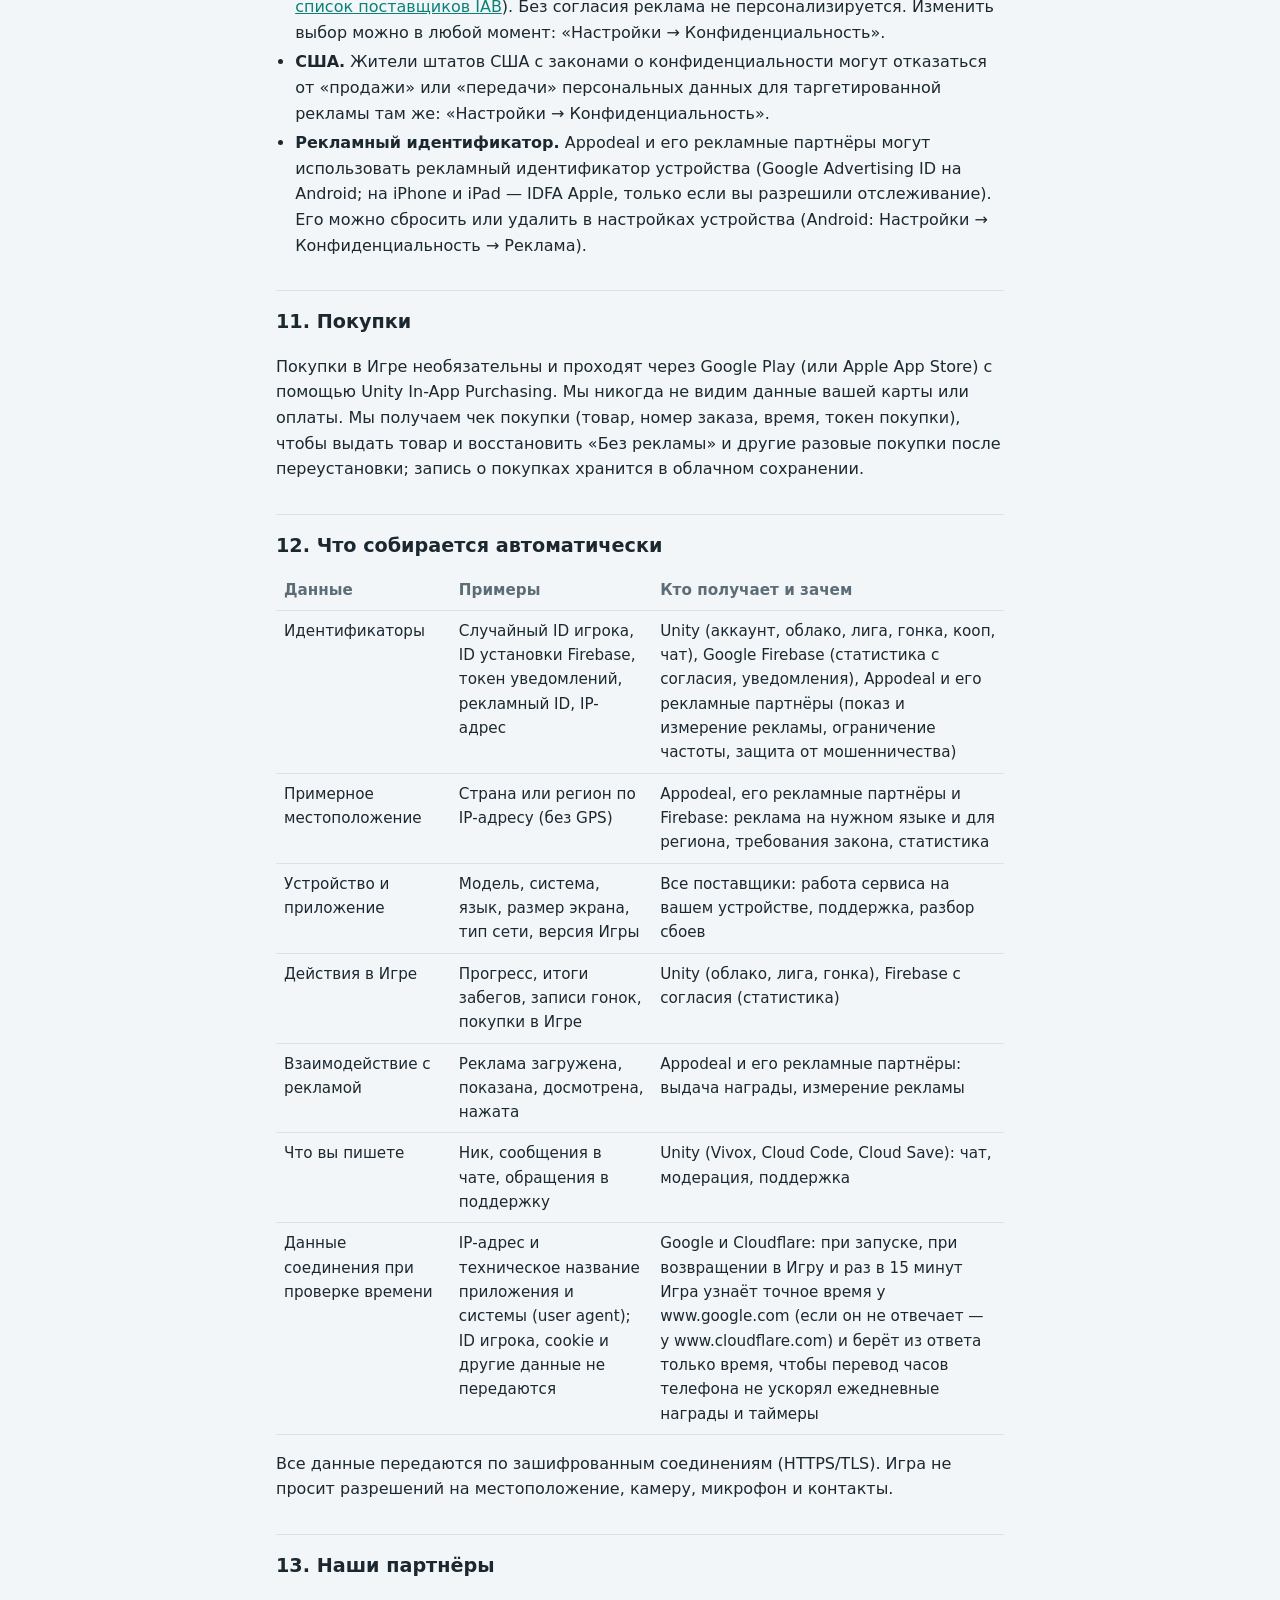
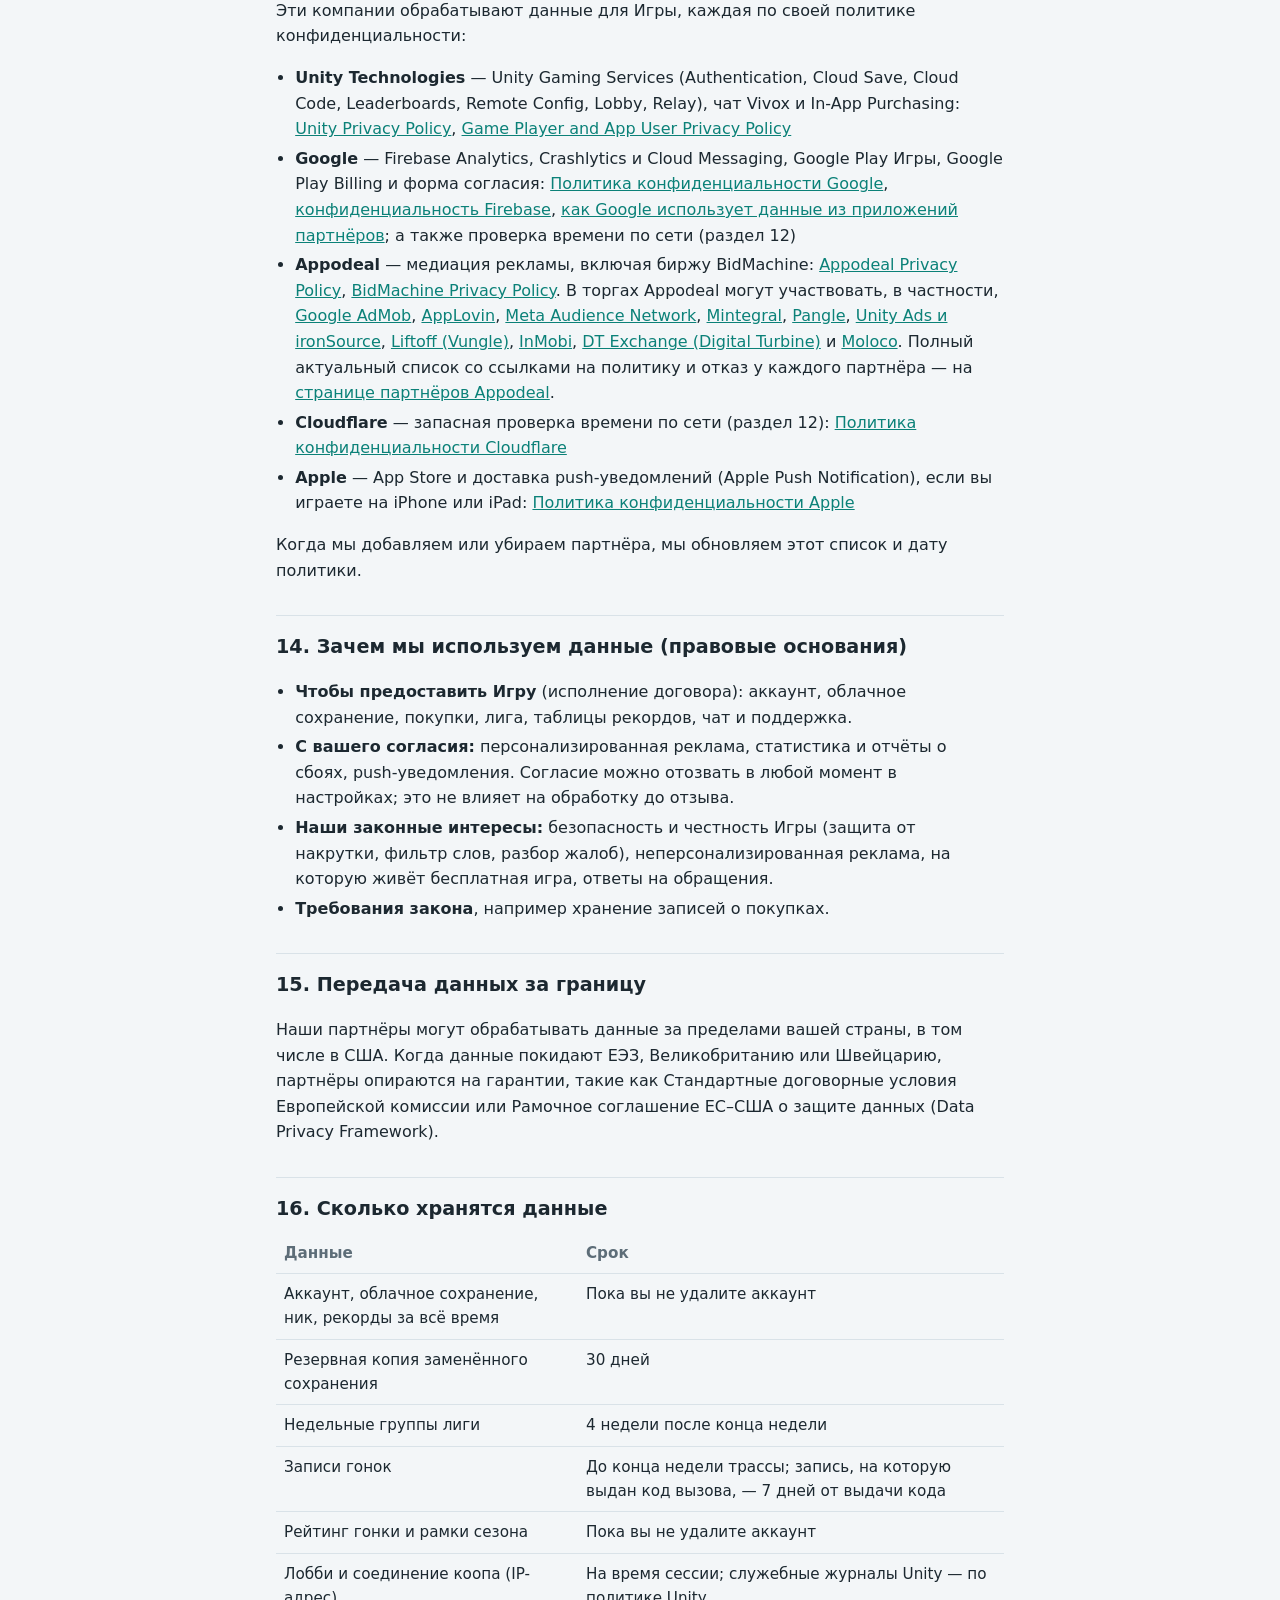
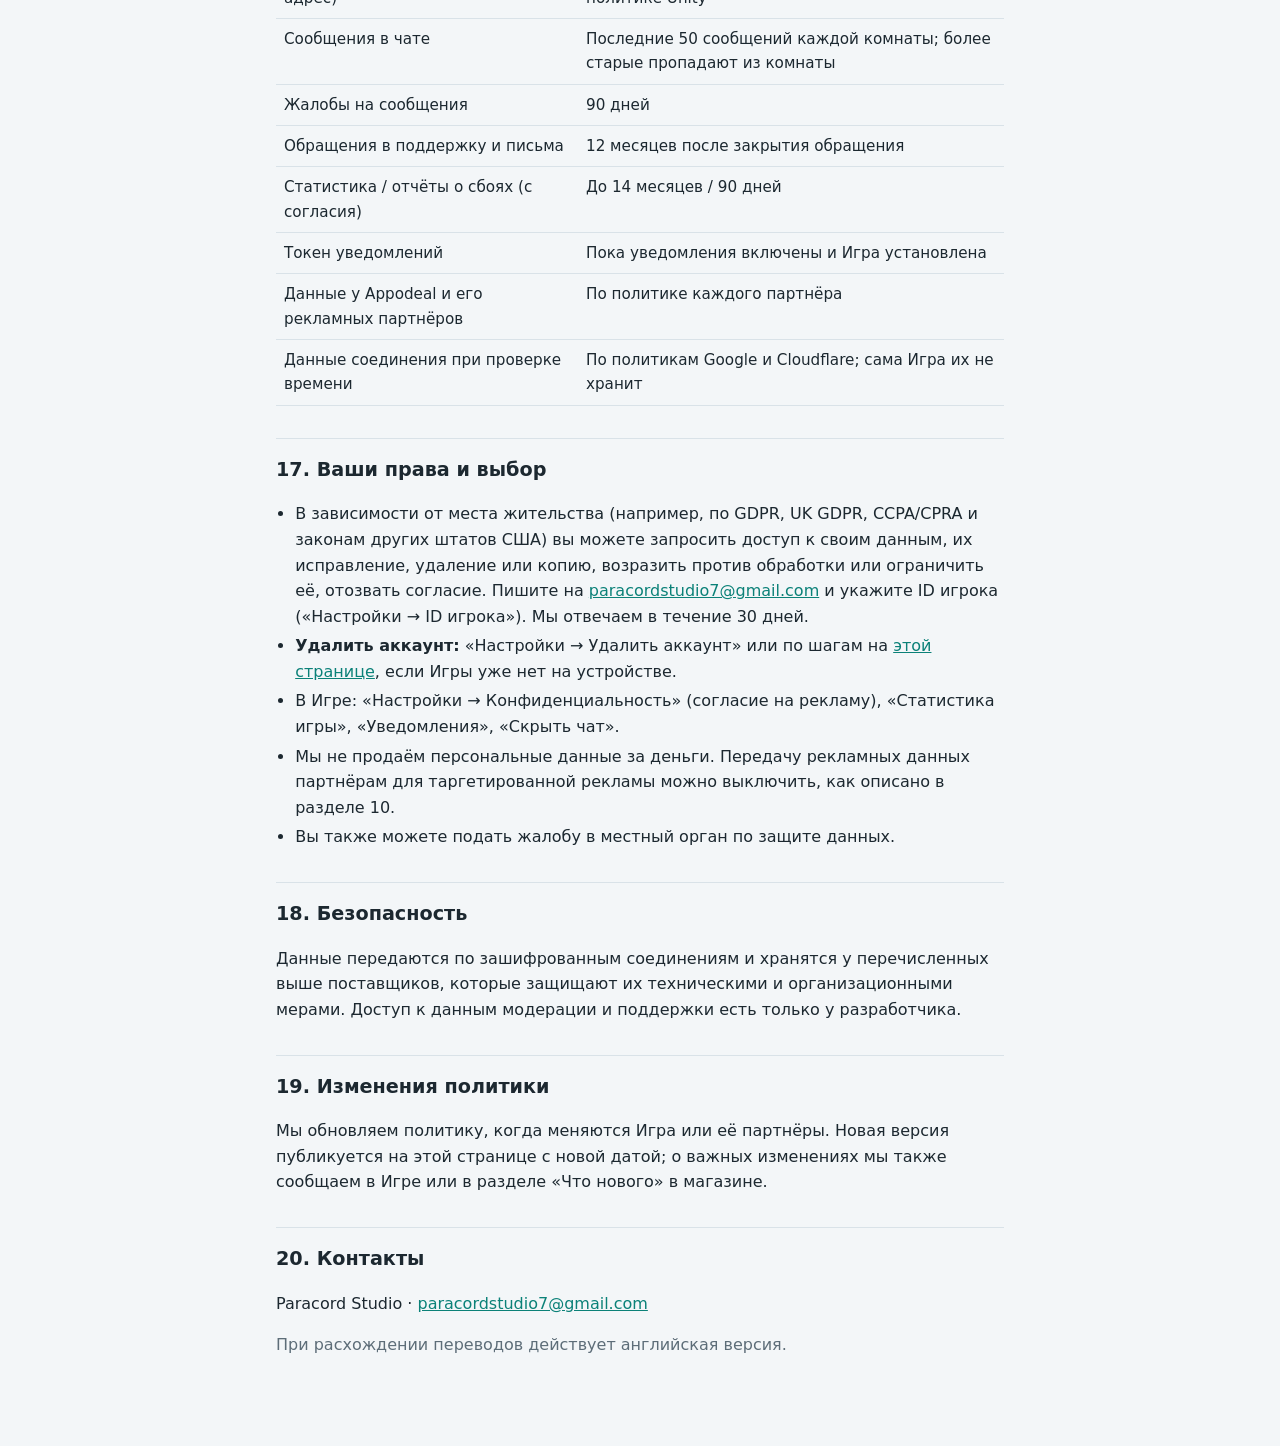
<file: ru/index.html>
<!doctype html>
<html lang="ru">
<head>
<meta charset="utf-8">
<meta name="viewport" content="width=device-width, initial-scale=1">
<title>MAGRIFT — Политика конфиденциальности</title>
<link rel="stylesheet" href="../style.css">
</head>
<body>
<main>
  <nav>
    <span><strong>Политика конфиденциальности</strong> <a href="delete-account.html">Удаление аккаунта</a> <a href="terms.html">Условия использования</a></span>
    <span><a href="../">English</a> <strong>Русский</strong></span>
  </nav>

  <h1>MAGRIFT — Политика конфиденциальности</h1>
  <p class="meta">Разработчик: Paracord Studio · Действует с 19 ноября 2026 г.</p>

  <div class="card">
    <p><strong>Коротко:</strong> MAGRIFT — одиночная экшен-игра для игроков от 13 лет. Мы не спрашиваем имя, номер телефона,
    фото, контакты и местоположение. Игра создаёт случайный ID игрока, чтобы хранить прогресс в облаке, и даёт выбрать ник
    для недельной лиги, таблиц рекордов и чата. Реклама (за награду — по желанию, и полноэкранная —
    только между забегами) показывается через Appodeal и его
    рекламных партнёров; в Европе мы сначала спрашиваем согласие. Статистика игры и отчёты о сбоях отправляются, только если
    вы ответили «Да», и их можно выключить в любой момент. Для игроков, которые указали возраст младше 13 лет, Appodeal,
    Firebase Analytics и Crashlytics не запускаются вовсе, токен уведомлений не регистрируется, чата нет. Удалить аккаунт
    можно в настройках игры или
    <a href="delete-account.html">на этом сайте</a>.</p>
  </div>

  <h2>1. Кто мы</h2>
  <p>MAGRIFT («Игра») разрабатывает Paracord Studio («мы»). Мы определяем, как используются описанные здесь персональные
  данные. Вопросы об этой политике и о ваших данных присылайте на
  <a href="mailto:paracordstudio7@gmail.com">paracordstudio7@gmail.com</a>.</p>

  <h2>2. Возраст и дети</h2>
  <ul>
    <li>Игра не предназначена для детей младше 13 лет. Её самый первый экран, ещё до запуска любых SDK, спрашивает год
    рождения, ничего не подставляя заранее. Хранится только год и только на устройстве: нам он не отправляется и в облако
    не попадает. Год спрашивается один раз, в настройках его не изменить.</li>
    <li>Если по году игроку меньше 13 лет, Игра работает в ограниченном режиме: рекламный SDK Appodeal, Firebase Analytics
    и Firebase Crashlytics не запускаются вовсе, токен Firebase Cloud Messaging не регистрируется; кнопки рекламы скрыты, а
    все рекламные награды выдаются через ожидание; чата и уведомлений нет, а другие игроки видят в лиге только
    автоматическое имя вида «Механик-4F2A» в лиге и гонке; кооп — только с друзьями, которые ввели код лобби, с четырьмя
    значками вместо текста, и никогда с незнакомыми. Облачное сохранение, покупки через магазин приложений и проверка времени по
    сети (раздел 12) работают. Когда по году рождения игроку исполняется 13, Игра переходит в обычный режим и сначала показывает
    экраны согласий.</li>
    <li>Мы сознательно не собираем у детей младше 13 лет больше данных, чем нужно для этого режима. Если вы считаете, что
    ребёнок передал нам персональные данные, напишите нам, и мы их удалим.</li>
  </ul>

  <h2>3. Что хранится на устройстве</h2>
  <p>Игра сохраняет на устройстве прогресс и настройки: валюты (болты и ядра), мастерскую, корпуса и скины, открытые зоны,
  справочник, достижения, задания, язык, настройки звука и экрана, год рождения и ID игрока. Короткий журнал последних
  забегов хранится на устройстве и прикладывается к обращению в поддержку, только если вы отметите это галочкой (раздел 8).
  Чтобы ежедневные награды и таймеры были честными, Игра хранит и метку времени: последнее подтверждённое сетевое время,
  сколько устройство проработало к тому моменту, и счётчик перезагрузок телефона. Эти сведения не покидают устройство. Все
  эти данные удаляются вместе с Игрой или при очистке её данных.</p>

  <h2>4. Аккаунт и ID игрока</h2>
  <ul>
    <li>При первом запуске Игра анонимно входит в <strong>Unity Authentication</strong> (Unity Gaming Services) — так
    создаётся случайный ID игрока. Он не связан с вашим именем, почтой или телефоном. Его короткий код из 8 символов виден в
    настройках, он нужен для обращений в поддержку.</li>
    <li>Если на устройстве выполнен вход в <strong>Google Play Игры</strong>, Игра привязывает ID игрока к этому профилю,
    чтобы прогресс нашёлся на новом телефоне. Это необязательно. Вход обрабатывает Google по
    <a href="https://policies.google.com/privacy" rel="noopener">Политике конфиденциальности Google</a>; мы получаем
    идентификатор профиля, но не адрес почты.</li>
  </ul>

  <h2>5. Облачное сохранение</h2>
  <p>Прогресс (всё из раздела 3, кроме настроек звука и экрана и года рождения) хранится в <strong>Unity Cloud Save</strong> под вашим ID
  игрока вместе со временем последней записи и счётом прогресса — чтобы продолжить на другом устройстве и вернуть прогресс
  после переустановки. Если на двух устройствах сохранения разные, Игра спросит, какое оставить, а второе хранит как
  резервную копию 30 дней.</p>

  <h2>6. Ник, лига, таблицы рекордов, гонка, кооп и чат</h2>
  <ul>
    <li><strong>Ник.</strong> По умолчанию — «Механик-XXXX». Можно выбрать свой ник (3–16 символов). Он проверяется на
    сервере фильтром слов и виден другим игрокам в лиге, таблицах рекордов, гонке, коопе и чате.</li>
    <li><strong>Лига и таблицы рекордов.</strong> В конце забега Игра отправляет его итог на наш сервер (Unity Cloud Code и
    Leaderboards): зону, время, побеждён ли босс, число эволюций, уровень, число уничтоженных врагов, время начала и конца
    забега. По ним сервер начисляет очки лиги, распределяет по недельным группам из 30 игроков и в рекорды зон, а также
    находит невозможные результаты (накрутку). Другие игроки видят ник, уровень лиги, корпус, лучшее время и очки, но не ID
    игрока. Недельные группы подбираются по силе мастерской, которую сервер берёт из облачного сохранения.</li>
    <li><strong>Гонка и вызовы.</strong> В гонке вы проходите трассу недели против записей забегов других игроков. В конце
    гонки Игра отправляет на наш сервер (Unity Cloud Code) итог и короткую запись забега (очки каждые 2 секунды, положение
    робота четыре раза в секунду и главные события, до 4 КБ); сервер проверяет её и пересчитывает ваш рейтинг гонки.
    Проверенные записи другие игроки видят как полупрозрачных соперников с вашим ником, корпусом, краской и очками.
    Соперников подбирают по рейтингу и силе мастерской из облачного сохранения. Код вызова (6 знаков, действует 7 дней)
    позволяет другу проехать гонку против вашей записи; итог видите вы оба.</li>
    <li><strong>Кооп «Вместе».</strong> Когда режим появится, в забег можно будет играть с друзьями, которые ввели ваш код
    лобби. Лобби и соединение идут через <strong>Unity Lobby</strong> и <strong>Unity Relay</strong>, которые обрабатывают
    ваш IP-адрес на время сессии. Игроки в лобби видят ники и роботов друг друга и четыре значка («Сюда!», «Помоги!»,
    «Спасибо!», «Ура!»); текстового чата в коопе нет.</li>
    <li><strong>Чат.</strong> Игроки от 13 лет могут переписываться в комнатах по языку игры через текстовые каналы
    <strong>Unity Vivox</strong>. Сообщения, эмодзи и карточки забегов видят все в комнате; в каждой комнате видны последние
    50 сообщений. Ссылки и номера телефонов вырезаются, работает фильтр слов. Чат можно скрыть в настройках.</li>
    <li><strong>Жалобы и блокировки.</strong> Жалоба на сообщение (текст, отправитель, комната, время и причина) хранится для
    модерации 90 дней. Список заблокированных вами игроков хранится в вашем облачном сохранении. Нарушителей
    <a href="terms.html">Условий использования</a> можно скрыть из чата или лиги.</li>
  </ul>

  <h2>7. Уведомления</h2>
  <ul>
    <li>Игра может напоминать о готовых наградах, заканчивающихся заданиях и сезонах уведомлениями, которые планируются на
    самом устройстве (без сервера). Разрешение телефона на уведомления (Android или iOS) она просит только после вашего согласия в Игре.</li>
    <li>Для новостей Игры (например, о новой зоне) и уведомлений лиги Игра регистрирует токен в <strong>Firebase Cloud
    Messaging</strong> (Google). Токен хранится вместе с ID игрока и языком и используется только для этих уведомлений. На iPhone и iPad Firebase
    доставляет их через службу Apple Push Notification.</li>
    <li>Уведомления выключаются в настройках Игры (все или по категориям) или в настройках телефона. Для игроков младше 13
    лет уведомления не планируются и токен не регистрируется.</li>
  </ul>

  <h2>8. Обращения в поддержку</h2>
  <p>Если вы пишете нам из «Настройки → Поддержка», мы получаем тему и текст, ID игрока, версию Игры, модель устройства,
  версию операционной системы и язык. Если отметить галочку, прикладывается журнал последнего забега. Почту указывать необязательно, она
  нужна только для ответа. Обращения хранятся в Unity Cloud Save и удаляются через 12 месяцев после закрытия. Письма на нашу
  почту хранятся столько же.</p>

  <h2>9. Статистика игры и отчёты о сбоях (только с согласия)</h2>
  <ul>
    <li>При первом запуске Игра спрашивает: «Помочь сделать игру лучше?» Только после ответа <strong>«Да»</strong> она
    отправляет анонимную статистику в <strong>Google Firebase Analytics</strong> и отчёты о сбоях в <strong>Firebase
    Crashlytics</strong>. До этого сбор выключен. Для игроков младше 13 лет оба сервиса не запускаются и вопрос не
    задаётся.</li>
    <li>Статистика привязана к случайному ID установки Firebase, а не к нику, ID игрока или контактам. В неё входят события:
    длина сессии, шаги обучения, начало и конец забега (зона, корпус, итог, время, уровень), выбор улучшений и эволюций,
    траты и доходы валюты, показанные и купленные предложения магазина, предложенная и просмотренная реклама, задания,
    достижения и смена настроек, а также модель устройства, система, язык, страна (по IP-адресу) и версия Игры. Отчёт о сбое
    содержит ошибку, состояние устройства и версию Игры.</li>
    <li>Выключить можно в любой момент: «Настройки → Статистика игры». Сбор прекращается, данные Firebase на устройстве
    сбрасываются. Firebase хранит статистику до 14 месяцев, отчёты о сбоях — 90 дней.</li>
  </ul>

  <h2>10. Реклама</h2>
  <ul>
    <li>В Игре два вида рекламы. <strong>Реклама за награду</strong> показывается только по нажатию кнопки с пометкой
    «Реклама» (например, один раз продолжить забег, удвоить болты за забег или забрать ежедневную посылку); смотреть всегда
    необязательно: каждую рекламную награду можно получить и через ожидание, реклама лишь пропускает его.
    <strong>Полноэкранная (межстраничная) реклама</strong> может появиться только между забегами, после окончания забега, и
    никогда посреди боя; Игра ограничивает, как часто она появляется. Баннеров нет. С покупкой «Без рекламы» полноэкранная
    реклама не показывается, а награды выдаются без просмотра. Для игроков младше 13 лет рекламный SDK не запускается.</li>
    <li>Реклама показывается через платформу медиации <strong>Appodeal</strong>: она проводит торги между своими рекламными
    партнёрами (раздел 13), и рекламу показывает победивший партнёр.</li>
    <li><strong>Согласие в Европе.</strong> В Европейской экономической зоне, Великобритании и Швейцарии перед первым
    запросом рекламы Игра показывает форму согласия Google (IAB Transparency &amp; Consent Framework v2.2). В форме перечислены
    рекламные партнёры, которые могут обрабатывать ваши данные: партнёры из раздела 13, компании, через которые они перепродают
    показы, и список Google <a href="https://support.google.com/admob/answer/9012903" rel="noopener">«часто используемые
    поставщики рекламных технологий»</a> (см. также <a href="https://iabeurope.eu/vendor-list-tcf/" rel="noopener">Глобальный
    список поставщиков IAB</a>). Без согласия реклама не персонализируется. Изменить выбор можно в любой момент: «Настройки →
    Конфиденциальность».</li>
    <li><strong>США.</strong> Жители штатов США с законами о конфиденциальности могут отказаться от «продажи» или «передачи»
    персональных данных для таргетированной рекламы там же: «Настройки → Конфиденциальность».</li>
    <li><strong>Рекламный идентификатор.</strong> Appodeal и его рекламные партнёры могут использовать рекламный идентификатор устройства
    (Google Advertising ID на Android; на iPhone и iPad — IDFA Apple, только если вы разрешили отслеживание). Его можно
    сбросить или удалить в настройках устройства (Android: Настройки → Конфиденциальность → Реклама).</li>
  </ul>

  <h2>11. Покупки</h2>
  <p>Покупки в Игре необязательны и проходят через Google Play (или Apple App Store) с помощью Unity In-App Purchasing. Мы
  никогда не видим данные вашей карты или оплаты. Мы получаем чек покупки (товар, номер заказа, время, токен покупки), чтобы
  выдать товар и восстановить «Без рекламы» и другие разовые покупки после переустановки; запись о покупках хранится в
  облачном сохранении.</p>

  <h2>12. Что собирается автоматически</h2>
  <div class="table-wrap">
  <table>
    <thead><tr><th>Данные</th><th>Примеры</th><th>Кто получает и зачем</th></tr></thead>
    <tbody>
      <tr><td>Идентификаторы</td><td>Случайный ID игрока, ID установки Firebase, токен уведомлений, рекламный ID, IP-адрес</td><td>Unity (аккаунт, облако, лига, гонка, кооп, чат), Google Firebase (статистика с согласия, уведомления), Appodeal и его рекламные партнёры (показ и измерение рекламы, ограничение частоты, защита от мошенничества)</td></tr>
      <tr><td>Примерное местоположение</td><td>Страна или регион по IP-адресу (без GPS)</td><td>Appodeal, его рекламные партнёры и Firebase: реклама на нужном языке и для региона, требования закона, статистика</td></tr>
      <tr><td>Устройство и приложение</td><td>Модель, система, язык, размер экрана, тип сети, версия Игры</td><td>Все поставщики: работа сервиса на вашем устройстве, поддержка, разбор сбоев</td></tr>
      <tr><td>Действия в Игре</td><td>Прогресс, итоги забегов, записи гонок, покупки в Игре</td><td>Unity (облако, лига, гонка), Firebase с согласия (статистика)</td></tr>
      <tr><td>Взаимодействие с рекламой</td><td>Реклама загружена, показана, досмотрена, нажата</td><td>Appodeal и его рекламные партнёры: выдача награды, измерение рекламы</td></tr>
      <tr><td>Что вы пишете</td><td>Ник, сообщения в чате, обращения в поддержку</td><td>Unity (Vivox, Cloud Code, Cloud Save): чат, модерация, поддержка</td></tr>
      <tr><td>Данные соединения при проверке времени</td><td>IP-адрес и техническое название приложения и системы (user agent); ID игрока, cookie и другие данные не передаются</td><td>Google и Cloudflare: при запуске, при возвращении в Игру и раз в 15 минут Игра узнаёт точное время у www.google.com (если он не отвечает — у www.cloudflare.com) и берёт из ответа только время, чтобы перевод часов телефона не ускорял ежедневные награды и таймеры</td></tr>
    </tbody>
  </table>
  </div>
  <p>Все данные передаются по зашифрованным соединениям (HTTPS/TLS). Игра не просит разрешений на местоположение, камеру,
  микрофон и контакты.</p>

  <h2>13. Наши партнёры</h2>
  <p>Эти компании обрабатывают данные для Игры, каждая по своей политике конфиденциальности:</p>
  <ul>
    <li><strong>Unity Technologies</strong> — Unity Gaming Services (Authentication, Cloud Save, Cloud Code, Leaderboards,
    Remote Config, Lobby, Relay), чат Vivox и In-App Purchasing:
    <a href="https://unity.com/legal/privacy-policy" rel="noopener">Unity Privacy Policy</a>,
    <a href="https://unity.com/legal/game-player-and-app-user-privacy-policy" rel="noopener">Game Player and App User Privacy Policy</a></li>
    <li><strong>Google</strong> — Firebase Analytics, Crashlytics и Cloud Messaging, Google Play Игры, Google Play Billing
    и форма согласия: <a href="https://policies.google.com/privacy" rel="noopener">Политика конфиденциальности
    Google</a>, <a href="https://firebase.google.com/support/privacy" rel="noopener">конфиденциальность Firebase</a>,
    <a href="https://policies.google.com/technologies/partner-sites" rel="noopener">как Google использует данные из приложений
    партнёров</a>; а также проверка времени по сети (раздел 12)</li>
    <li><strong>Appodeal</strong> — медиация рекламы, включая биржу BidMachine:
    <a href="https://appodeal.com/privacy-policy/" rel="noopener">Appodeal Privacy Policy</a>,
    <a href="https://www.bidmachine.com/privacy-policy" rel="noopener">BidMachine Privacy Policy</a>.
    В торгах Appodeal могут участвовать, в частности,
      <a href="https://policies.google.com/privacy" rel="noopener">Google AdMob</a>,
      <a href="https://legal.applovin.com/privacy/" rel="noopener">AppLovin</a>,
      <a href="https://www.facebook.com/privacy/policy/" rel="noopener">Meta Audience Network</a>,
      <a href="https://www.mintegral.com/en/privacy" rel="noopener">Mintegral</a>,
      <a href="https://www.pangleglobal.com/privacy/enduser-en" rel="noopener">Pangle</a>,
      <a href="https://unity.com/legal/game-player-and-app-user-privacy-policy" rel="noopener">Unity Ads и ironSource</a>,
      <a href="https://liftoff.ai/privacy-policy/" rel="noopener">Liftoff (Vungle)</a>,
      <a href="https://advertising.inmobi.com/privacy-policy" rel="noopener">InMobi</a>,
      <a href="https://www.digitalturbine.com/legal/privacy-policy" rel="noopener">DT Exchange (Digital Turbine)</a> и
      <a href="https://www.moloco.com/terms-and-policies/privacy-portal" rel="noopener">Moloco</a>. Полный актуальный список
      со ссылками на политику и отказ у каждого партнёра — на
      <a href="https://appodeal.com/partners-privacy-policies/" rel="noopener">странице партнёров Appodeal</a>.</li>
    <li><strong>Cloudflare</strong> — запасная проверка времени по сети (раздел 12):
    <a href="https://www.cloudflare.com/privacypolicy/" rel="noopener">Политика конфиденциальности Cloudflare</a></li>
    <li><strong>Apple</strong> — App Store и доставка push-уведомлений (Apple Push Notification), если вы играете на
    iPhone или iPad:
    <a href="https://www.apple.com/legal/privacy/" rel="noopener">Политика конфиденциальности Apple</a></li>
  </ul>
  <p>Когда мы добавляем или убираем партнёра, мы обновляем этот список и дату политики.</p>

  <h2>14. Зачем мы используем данные (правовые основания)</h2>
  <ul>
    <li><strong>Чтобы предоставить Игру</strong> (исполнение договора): аккаунт, облачное сохранение, покупки, лига, таблицы
    рекордов, чат и поддержка.</li>
    <li><strong>С вашего согласия:</strong> персонализированная реклама, статистика и отчёты о сбоях, push-уведомления.
    Согласие можно отозвать в любой момент в настройках; это не влияет на обработку до отзыва.</li>
    <li><strong>Наши законные интересы:</strong> безопасность и честность Игры (защита от накрутки, фильтр слов, разбор
    жалоб), неперсонализированная реклама, на которую живёт бесплатная игра, ответы на обращения.</li>
    <li><strong>Требования закона</strong>, например хранение записей о покупках.</li>
  </ul>

  <h2>15. Передача данных за границу</h2>
  <p>Наши партнёры могут обрабатывать данные за пределами вашей страны, в том числе в США. Когда данные покидают ЕЭЗ,
  Великобританию или Швейцарию, партнёры опираются на гарантии, такие как Стандартные договорные условия Европейской комиссии
  или Рамочное соглашение ЕС–США о защите данных (Data Privacy Framework).</p>

  <h2>16. Сколько хранятся данные</h2>
  <div class="table-wrap">
  <table>
    <thead><tr><th>Данные</th><th>Срок</th></tr></thead>
    <tbody>
      <tr><td>Аккаунт, облачное сохранение, ник, рекорды за всё время</td><td>Пока вы не удалите аккаунт</td></tr>
      <tr><td>Резервная копия заменённого сохранения</td><td>30 дней</td></tr>
      <tr><td>Недельные группы лиги</td><td>4 недели после конца недели</td></tr>
      <tr><td>Записи гонок</td><td>До конца недели трассы; запись, на которую выдан код вызова, — 7 дней от выдачи кода</td></tr>
      <tr><td>Рейтинг гонки и рамки сезона</td><td>Пока вы не удалите аккаунт</td></tr>
      <tr><td>Лобби и соединение коопа (IP-адрес)</td><td>На время сессии; служебные журналы Unity — по политике Unity</td></tr>
      <tr><td>Сообщения в чате</td><td>Последние 50 сообщений каждой комнаты; более старые пропадают из комнаты</td></tr>
      <tr><td>Жалобы на сообщения</td><td>90 дней</td></tr>
      <tr><td>Обращения в поддержку и письма</td><td>12 месяцев после закрытия обращения</td></tr>
      <tr><td>Статистика / отчёты о сбоях (с согласия)</td><td>До 14 месяцев / 90 дней</td></tr>
      <tr><td>Токен уведомлений</td><td>Пока уведомления включены и Игра установлена</td></tr>
      <tr><td>Данные у Appodeal и его рекламных партнёров</td><td>По политике каждого партнёра</td></tr>
      <tr><td>Данные соединения при проверке времени</td><td>По политикам Google и Cloudflare; сама Игра их не хранит</td></tr>
    </tbody>
  </table>
  </div>

  <h2>17. Ваши права и выбор</h2>
  <ul>
    <li>В зависимости от места жительства (например, по GDPR, UK GDPR, CCPA/CPRA и законам других штатов США) вы можете
    запросить доступ к своим данным, их исправление, удаление или копию, возразить против обработки или ограничить её,
    отозвать согласие. Пишите на <a href="mailto:paracordstudio7@gmail.com">paracordstudio7@gmail.com</a> и укажите ID игрока
    («Настройки → ID игрока»). Мы отвечаем в течение 30 дней.</li>
    <li><strong>Удалить аккаунт:</strong> «Настройки → Удалить аккаунт» или по шагам на <a href="delete-account.html">этой
    странице</a>, если Игры уже нет на устройстве.</li>
    <li>В Игре: «Настройки → Конфиденциальность» (согласие на рекламу), «Статистика игры», «Уведомления», «Скрыть чат».</li>
    <li>Мы не продаём персональные данные за деньги. Передачу рекламных данных партнёрам для таргетированной рекламы можно
    выключить, как описано в разделе 10.</li>
    <li>Вы также можете подать жалобу в местный орган по защите данных.</li>
  </ul>

  <h2>18. Безопасность</h2>
  <p>Данные передаются по зашифрованным соединениям и хранятся у перечисленных выше поставщиков, которые защищают их
  техническими и организационными мерами. Доступ к данным модерации и поддержки есть только у разработчика.</p>

  <h2>19. Изменения политики</h2>
  <p>Мы обновляем политику, когда меняются Игра или её партнёры. Новая версия публикуется на этой странице с новой датой;
  о важных изменениях мы также сообщаем в Игре или в разделе «Что нового» в магазине.</p>

  <h2>20. Контакты</h2>
  <p>Paracord Studio · <a href="mailto:paracordstudio7@gmail.com">paracordstudio7@gmail.com</a></p>
  <p class="meta">При расхождении переводов действует английская версия.</p>
</main>
</body>
</html>
</file>
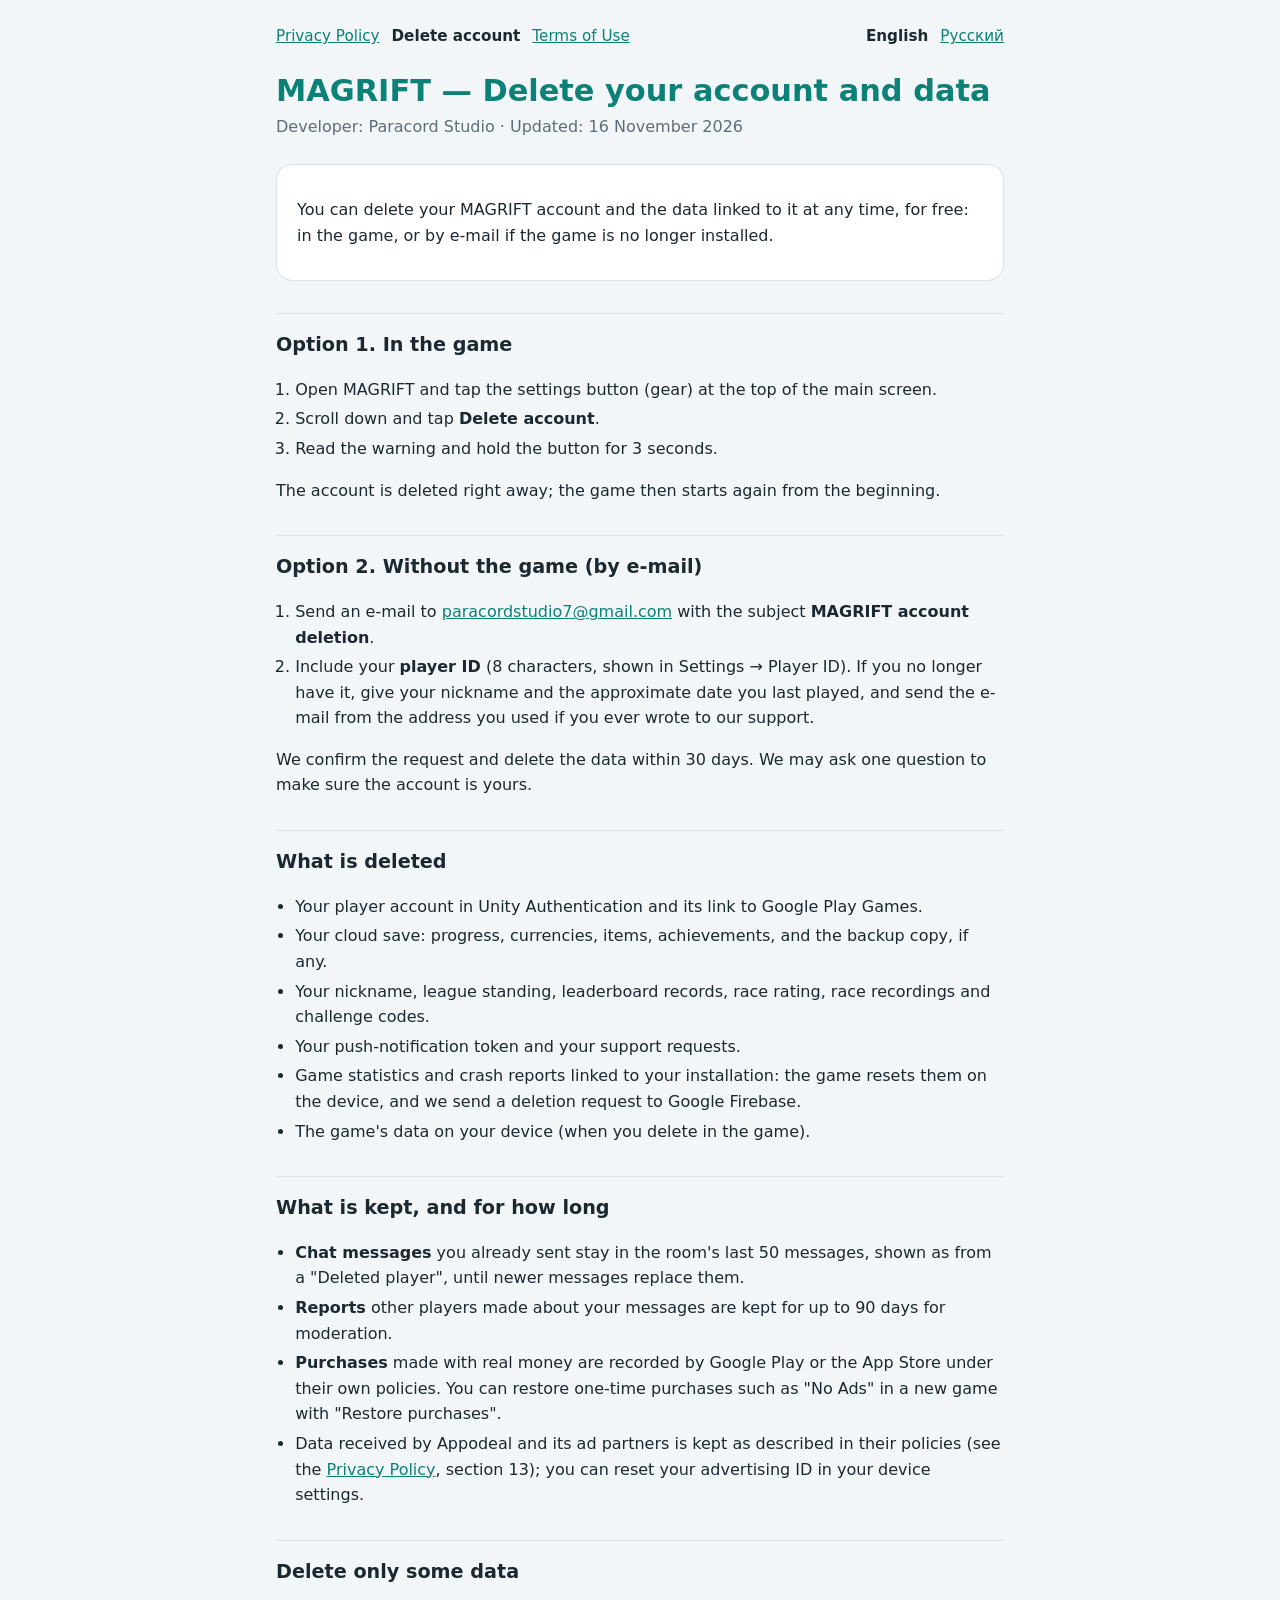
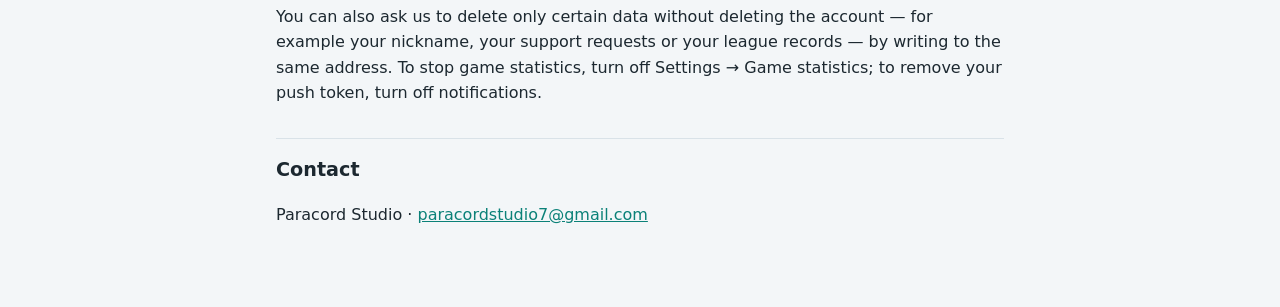
<file: delete-account.html>
<!doctype html>
<html lang="en">
<head>
<meta charset="utf-8">
<meta name="viewport" content="width=device-width, initial-scale=1">
<title>MAGRIFT — Delete Account</title>
<link rel="stylesheet" href="style.css">
</head>
<body>
<main>
  <nav>
    <span><a href="./">Privacy Policy</a> <strong>Delete account</strong> <a href="terms.html">Terms of Use</a></span>
    <span><strong>English</strong> <a href="ru/delete-account.html">Русский</a></span>
  </nav>

  <h1>MAGRIFT — Delete your account and data</h1>
  <p class="meta">Developer: Paracord Studio · Updated: 16 November 2026</p>

  <div class="card">
    <p>You can delete your MAGRIFT account and the data linked to it at any time, for free: in the game, or by e-mail if the
    game is no longer installed.</p>
  </div>

  <h2>Option 1. In the game</h2>
  <ol>
    <li>Open MAGRIFT and tap the settings button (gear) at the top of the main screen.</li>
    <li>Scroll down and tap <strong>Delete account</strong>.</li>
    <li>Read the warning and hold the button for 3 seconds.</li>
  </ol>
  <p>The account is deleted right away; the game then starts again from the beginning.</p>

  <h2>Option 2. Without the game (by e-mail)</h2>
  <ol>
    <li>Send an e-mail to <a href="mailto:paracordstudio7@gmail.com?subject=MAGRIFT%20account%20deletion">paracordstudio7@gmail.com</a>
    with the subject <strong>MAGRIFT account deletion</strong>.</li>
    <li>Include your <strong>player ID</strong> (8 characters, shown in Settings → Player ID). If you no longer have it, give
    your nickname and the approximate date you last played, and send the e-mail from the address you used if you ever wrote to
    our support.</li>
  </ol>
  <p>We confirm the request and delete the data within 30 days. We may ask one question to make sure the account is yours.</p>

  <h2>What is deleted</h2>
  <ul>
    <li>Your player account in Unity Authentication and its link to Google Play Games.</li>
    <li>Your cloud save: progress, currencies, items, achievements, and the backup copy, if any.</li>
    <li>Your nickname, league standing, leaderboard records, race rating, race recordings and challenge codes.</li>
    <li>Your push-notification token and your support requests.</li>
    <li>Game statistics and crash reports linked to your installation: the game resets them on the device, and we send a
    deletion request to Google Firebase.</li>
    <li>The game's data on your device (when you delete in the game).</li>
  </ul>

  <h2>What is kept, and for how long</h2>
  <ul>
    <li><strong>Chat messages</strong> you already sent stay in the room's last 50 messages, shown as from a "Deleted player",
    until newer messages replace them.</li>
    <li><strong>Reports</strong> other players made about your messages are kept for up to 90 days for moderation.</li>
    <li><strong>Purchases</strong> made with real money are recorded by Google Play or the App Store under their own policies.
    You can restore one-time purchases such as "No Ads" in a new game with "Restore purchases".</li>
    <li>Data received by Appodeal and its ad partners is kept as described in their policies (see the <a href="./">Privacy Policy</a>, section
    13); you can reset your advertising ID in your device settings.</li>
  </ul>

  <h2>Delete only some data</h2>
  <p>You can also ask us to delete only certain data without deleting the account — for example your nickname, your support
  requests or your league records — by writing to the same address. To stop game statistics, turn off Settings → Game
  statistics; to remove your push token, turn off notifications.</p>

  <h2>Contact</h2>
  <p>Paracord Studio · <a href="mailto:paracordstudio7@gmail.com">paracordstudio7@gmail.com</a></p>
</main>
</body>
</html>
</file>
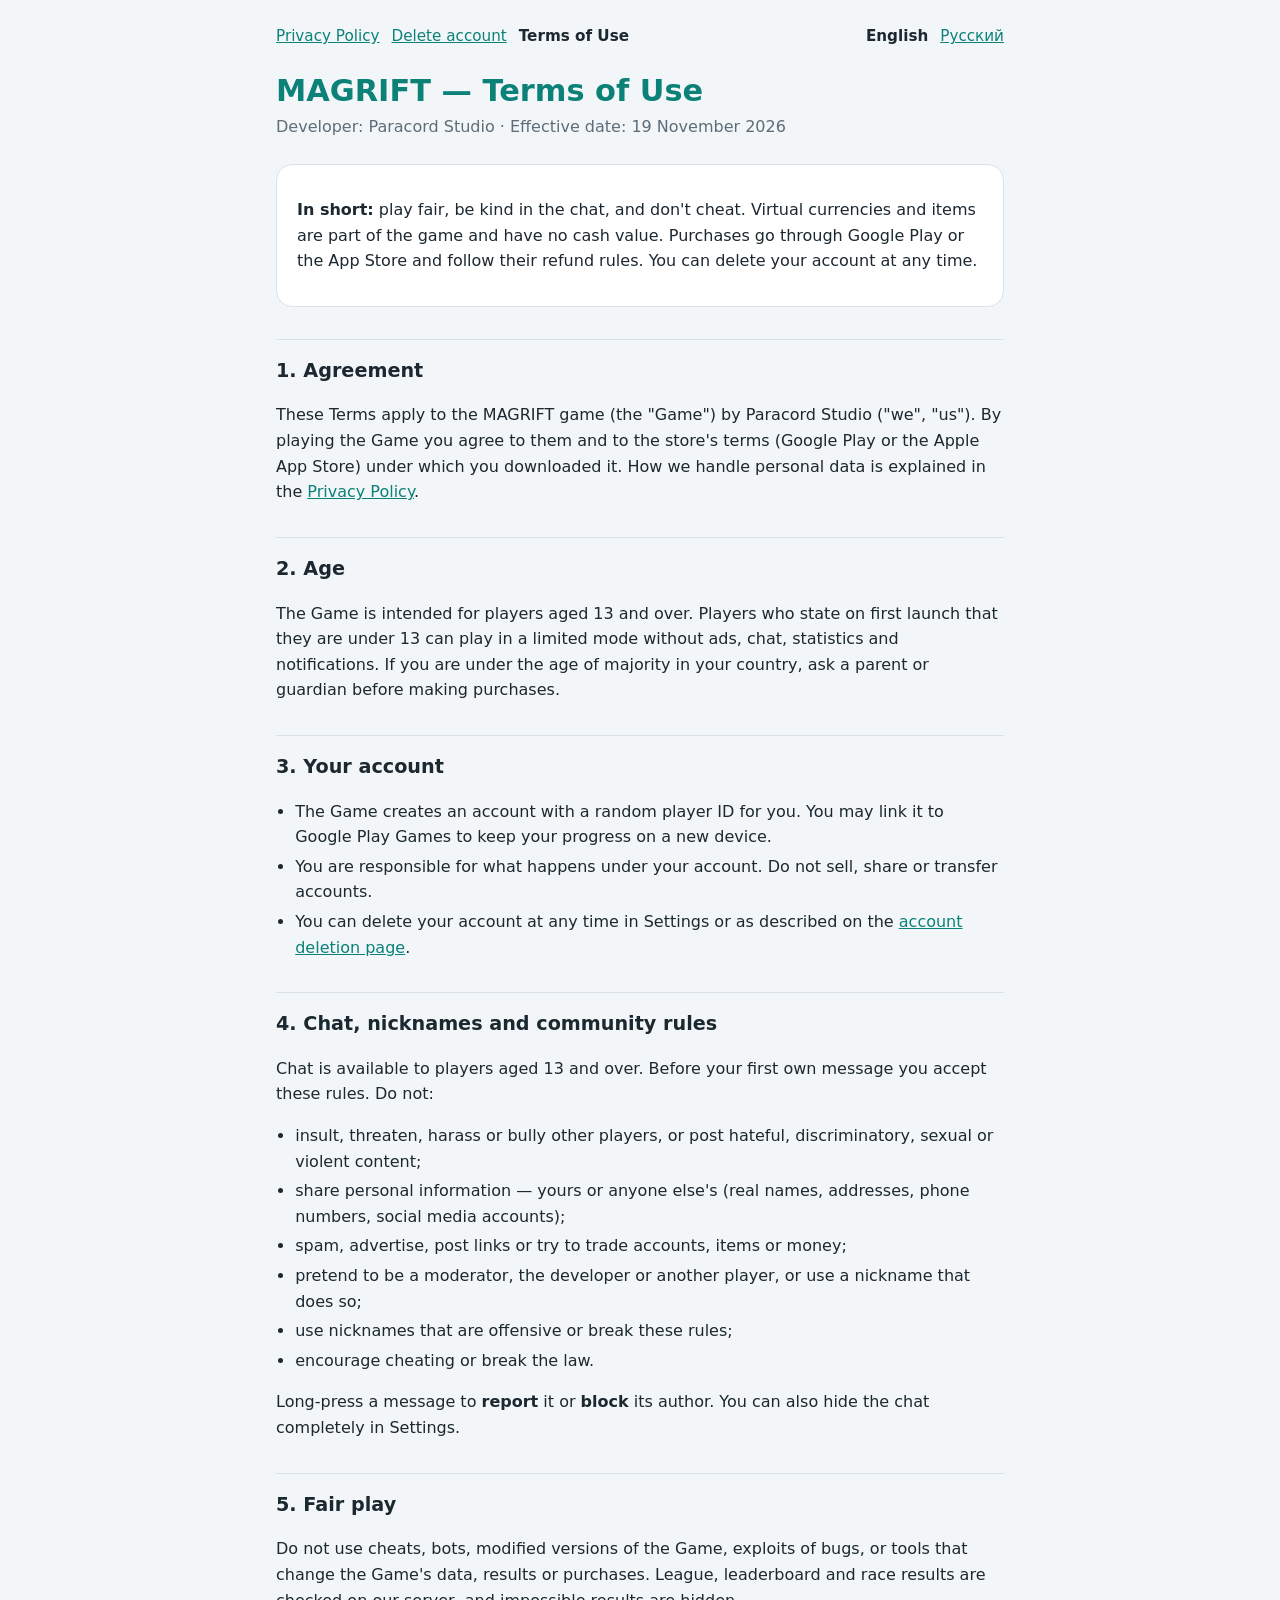
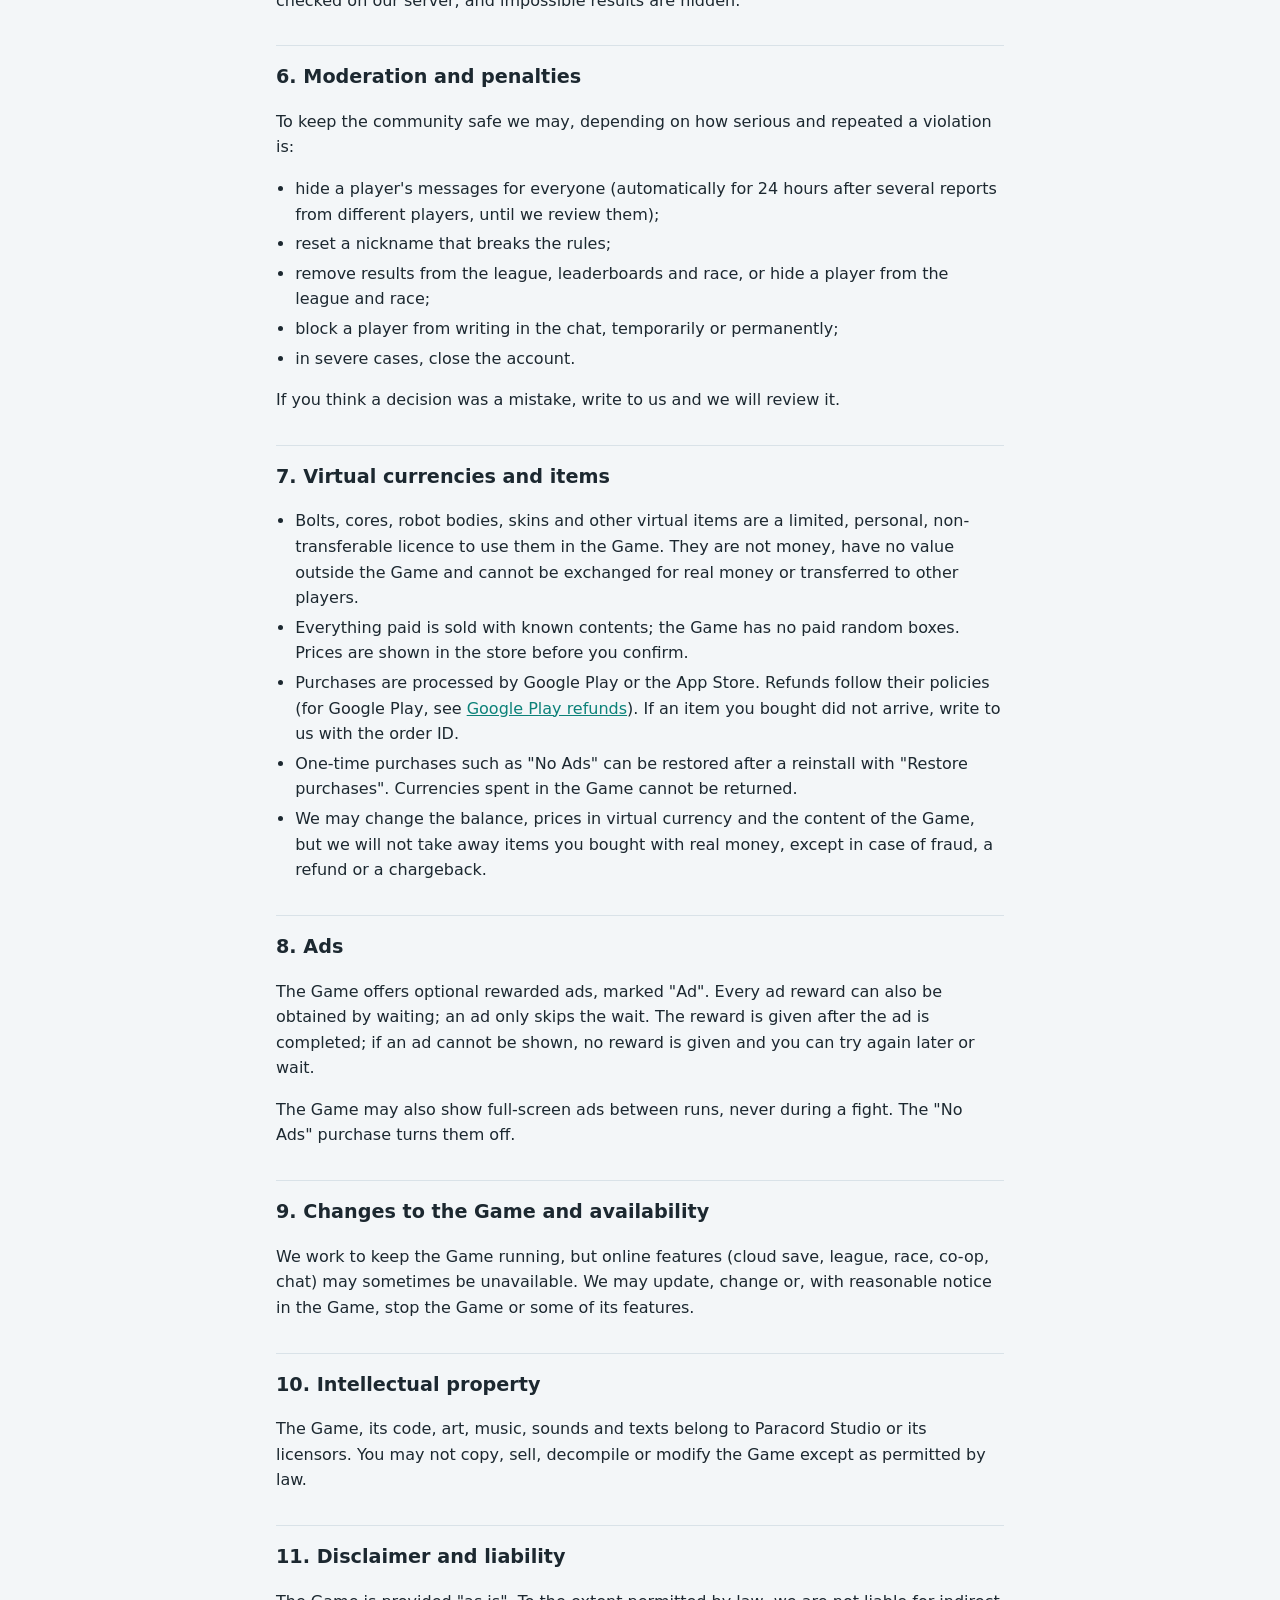
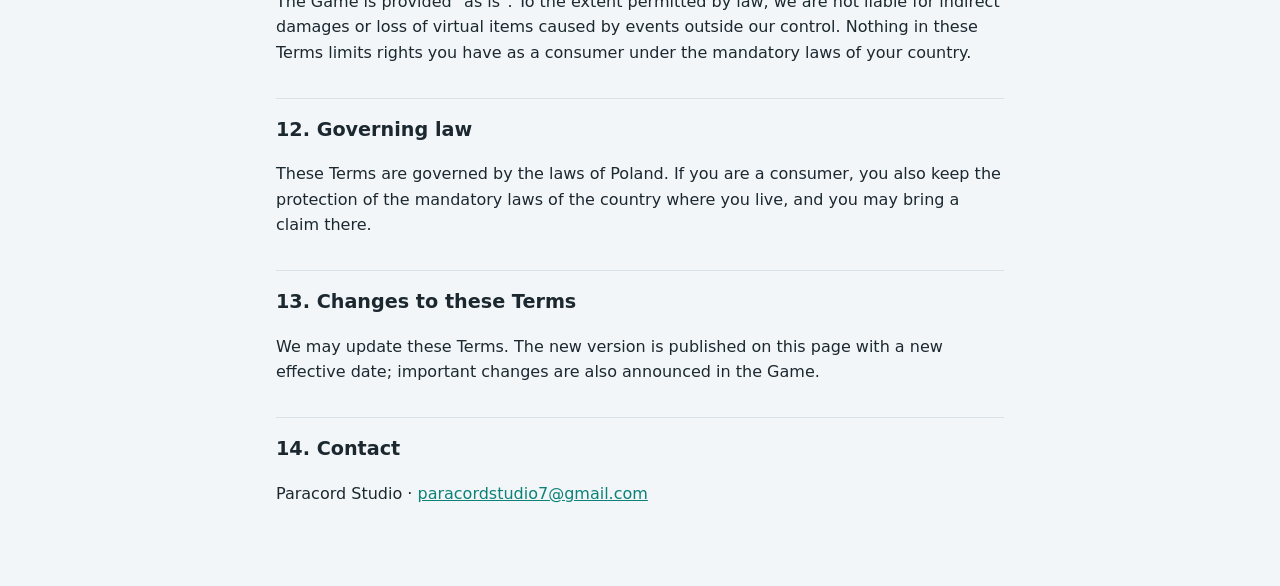
<file: terms.html>
<!doctype html>
<html lang="en">
<head>
<meta charset="utf-8">
<meta name="viewport" content="width=device-width, initial-scale=1">
<title>MAGRIFT — Terms of Use</title>
<link rel="stylesheet" href="style.css">
</head>
<body>
<main>
  <nav>
    <span><a href="./">Privacy Policy</a> <a href="delete-account.html">Delete account</a> <strong>Terms of Use</strong></span>
    <span><strong>English</strong> <a href="ru/terms.html">Русский</a></span>
  </nav>

  <h1>MAGRIFT — Terms of Use</h1>
  <p class="meta">Developer: Paracord Studio · Effective date: 19 November 2026</p>

  <div class="card">
    <p><strong>In short:</strong> play fair, be kind in the chat, and don't cheat. Virtual currencies and items are part of the
    game and have no cash value. Purchases go through Google Play or the App Store and follow their refund rules. You can delete
    your account at any time.</p>
  </div>

  <h2>1. Agreement</h2>
  <p>These Terms apply to the MAGRIFT game (the "Game") by Paracord Studio ("we", "us"). By playing the Game you agree to them
  and to the store's terms (Google Play or the Apple App Store) under which you downloaded it. How we handle personal data is
  explained in the <a href="./">Privacy Policy</a>.</p>

  <h2>2. Age</h2>
  <p>The Game is intended for players aged 13 and over. Players who state on first launch that they are under 13 can play in a
  limited mode without ads, chat, statistics and notifications. If you are under the age of majority in your country, ask a
  parent or guardian before making purchases.</p>

  <h2>3. Your account</h2>
  <ul>
    <li>The Game creates an account with a random player ID for you. You may link it to Google Play Games to keep your progress
    on a new device.</li>
    <li>You are responsible for what happens under your account. Do not sell, share or transfer accounts.</li>
    <li>You can delete your account at any time in Settings or as described on the <a href="delete-account.html">account
    deletion page</a>.</li>
  </ul>

  <h2>4. Chat, nicknames and community rules</h2>
  <p>Chat is available to players aged 13 and over. Before your first own message you accept these rules. Do not:</p>
  <ul>
    <li>insult, threaten, harass or bully other players, or post hateful, discriminatory, sexual or violent content;</li>
    <li>share personal information — yours or anyone else's (real names, addresses, phone numbers, social media accounts);</li>
    <li>spam, advertise, post links or try to trade accounts, items or money;</li>
    <li>pretend to be a moderator, the developer or another player, or use a nickname that does so;</li>
    <li>use nicknames that are offensive or break these rules;</li>
    <li>encourage cheating or break the law.</li>
  </ul>
  <p>Long-press a message to <strong>report</strong> it or <strong>block</strong> its author. You can also hide the chat
  completely in Settings.</p>

  <h2>5. Fair play</h2>
  <p>Do not use cheats, bots, modified versions of the Game, exploits of bugs, or tools that change the Game's data, results or
  purchases. League, leaderboard and race results are checked on our server, and impossible results are hidden.</p>

  <h2>6. Moderation and penalties</h2>
  <p>To keep the community safe we may, depending on how serious and repeated a violation is:</p>
  <ul>
    <li>hide a player's messages for everyone (automatically for 24 hours after several reports from different players, until
    we review them);</li>
    <li>reset a nickname that breaks the rules;</li>
    <li>remove results from the league, leaderboards and race, or hide a player from the league and race;</li>
    <li>block a player from writing in the chat, temporarily or permanently;</li>
    <li>in severe cases, close the account.</li>
  </ul>
  <p>If you think a decision was a mistake, write to us and we will review it.</p>

  <h2>7. Virtual currencies and items</h2>
  <ul>
    <li>Bolts, cores, robot bodies, skins and other virtual items are a limited, personal, non-transferable licence to use them
    in the Game. They are not money, have no value outside the Game and cannot be exchanged for real money or transferred to
    other players.</li>
    <li>Everything paid is sold with known contents; the Game has no paid random boxes. Prices are shown in the store before you
    confirm.</li>
    <li>Purchases are processed by Google Play or the App Store. Refunds follow their policies (for Google Play, see
    <a href="https://support.google.com/googleplay/answer/2479637" rel="noopener">Google Play refunds</a>). If an item
    you bought did not arrive, write to us with the order ID.</li>
    <li>One-time purchases such as "No Ads" can be restored after a reinstall with "Restore purchases". Currencies spent in the
    Game cannot be returned.</li>
    <li>We may change the balance, prices in virtual currency and the content of the Game, but we will not take away items you
    bought with real money, except in case of fraud, a refund or a chargeback.</li>
  </ul>

  <h2>8. Ads</h2>
  <p>The Game offers optional rewarded ads, marked "Ad". Every ad reward can also be obtained by waiting; an ad only skips the
  wait. The reward is given after the ad is completed; if an ad cannot be shown, no reward is given and you can try again
  later or wait.</p>
  <p>The Game may also show full-screen ads between runs, never during a fight. The "No Ads" purchase turns them off.</p>

  <h2>9. Changes to the Game and availability</h2>
  <p>We work to keep the Game running, but online features (cloud save, league, race, co-op, chat) may sometimes be unavailable. We may
  update, change or, with reasonable notice in the Game, stop the Game or some of its features.</p>

  <h2>10. Intellectual property</h2>
  <p>The Game, its code, art, music, sounds and texts belong to Paracord Studio or its licensors. You may not copy, sell,
  decompile or modify the Game except as permitted by law.</p>

  <h2>11. Disclaimer and liability</h2>
  <p>The Game is provided "as is". To the extent permitted by law, we are not liable for indirect damages or loss of virtual
  items caused by events outside our control. Nothing in these Terms limits rights you have as a consumer under the
  mandatory laws of your country.</p>

  <h2>12. Governing law</h2>
  <p>These Terms are governed by the laws of Poland. If you are a consumer, you also keep the protection of the mandatory laws
  of the country where you live, and you may bring a claim there.</p>

  <h2>13. Changes to these Terms</h2>
  <p>We may update these Terms. The new version is published on this page with a new effective date; important changes are
  also announced in the Game.</p>

  <h2>14. Contact</h2>
  <p>Paracord Studio · <a href="mailto:paracordstudio7@gmail.com">paracordstudio7@gmail.com</a></p>
</main>
</body>
</html>
</file>
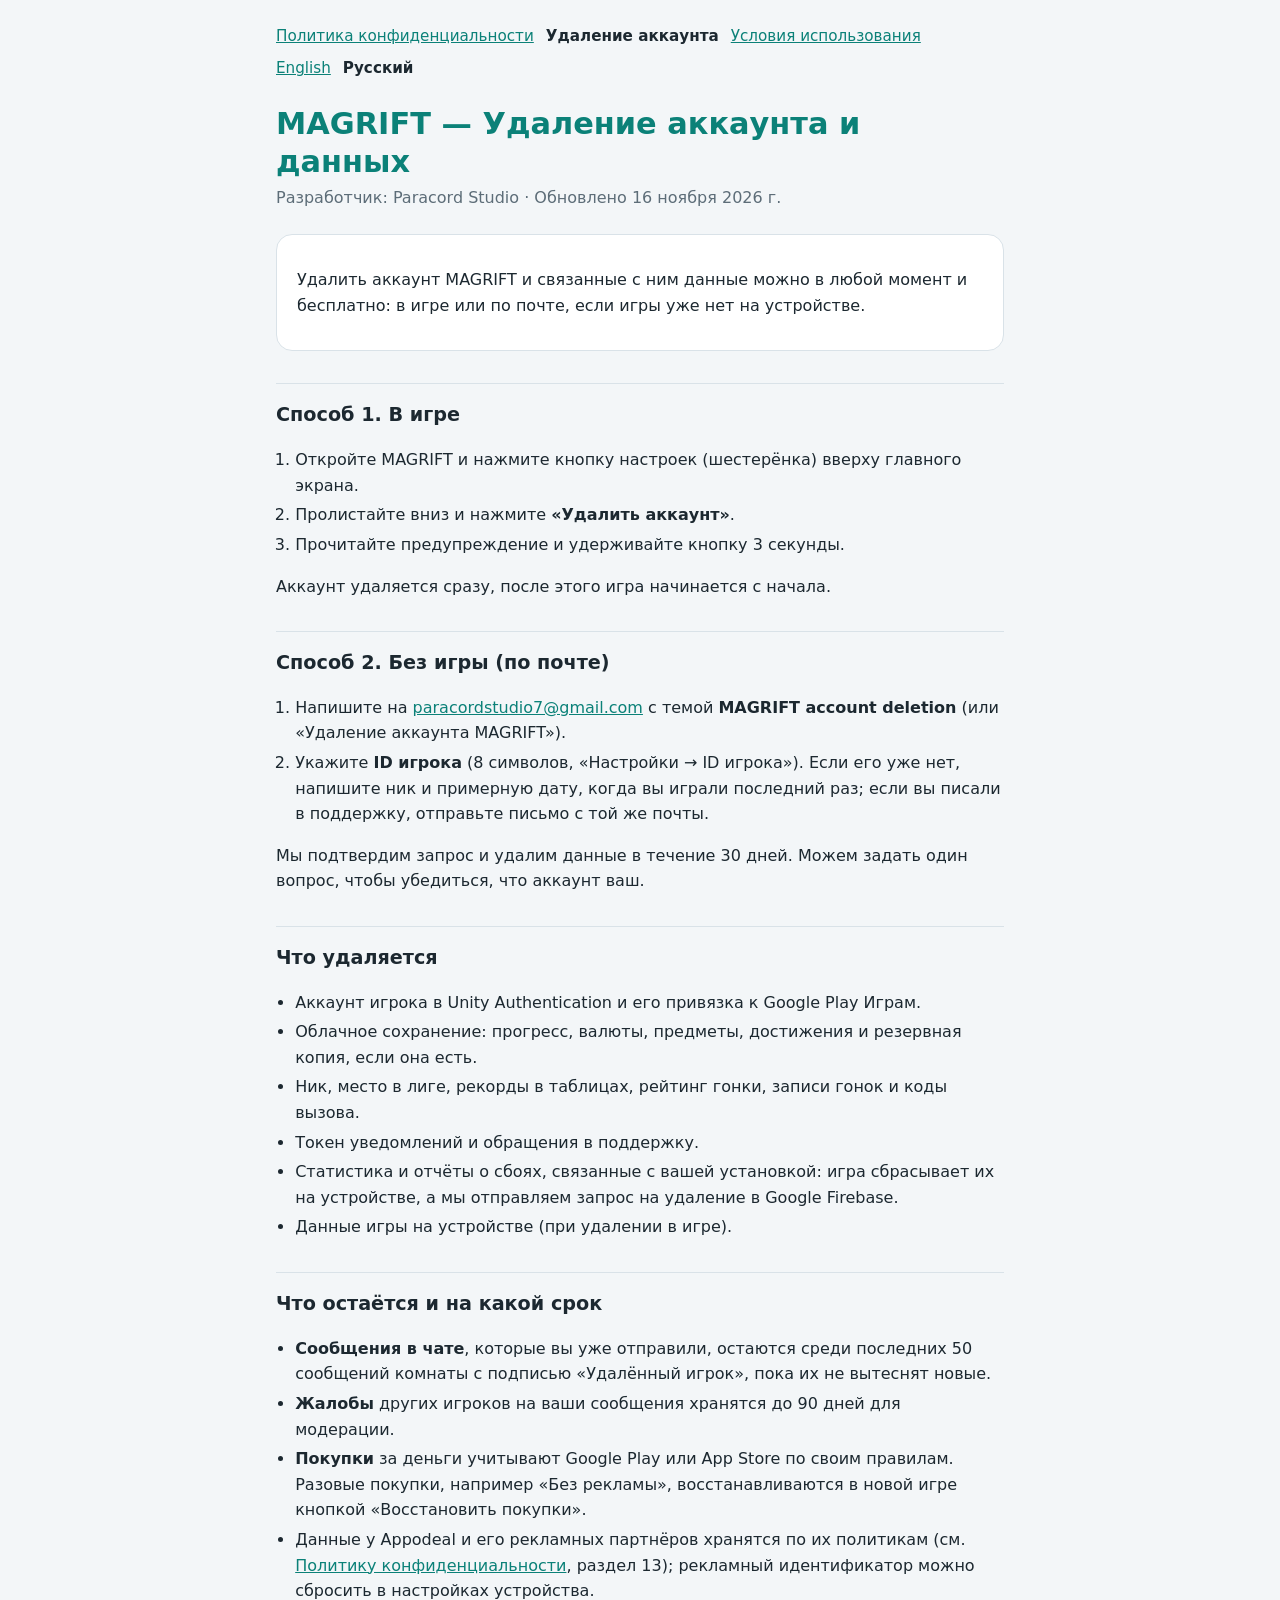
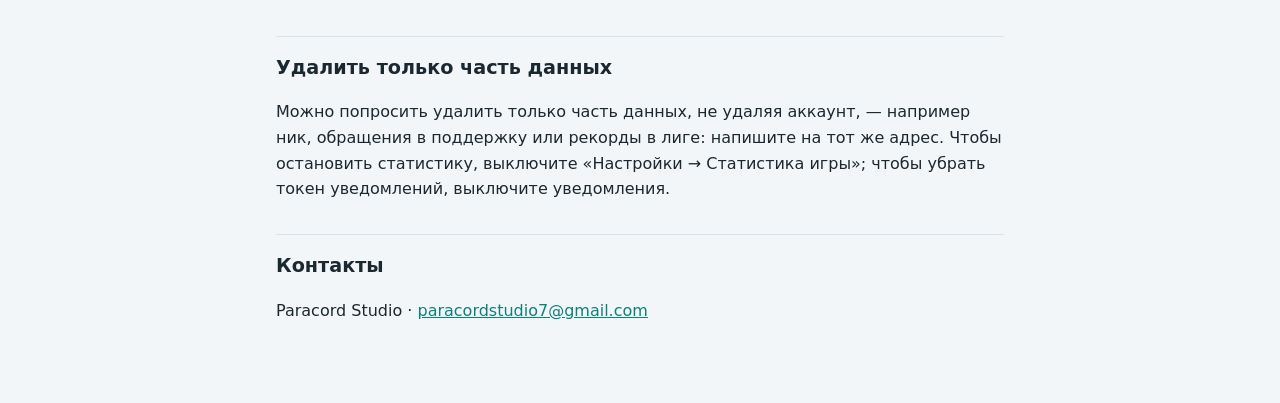
<file: ru/delete-account.html>
<!doctype html>
<html lang="ru">
<head>
<meta charset="utf-8">
<meta name="viewport" content="width=device-width, initial-scale=1">
<title>MAGRIFT — Удаление аккаунта</title>
<link rel="stylesheet" href="../style.css">
</head>
<body>
<main>
  <nav>
    <span><a href="./">Политика конфиденциальности</a> <strong>Удаление аккаунта</strong> <a href="terms.html">Условия использования</a></span>
    <span><a href="../delete-account.html">English</a> <strong>Русский</strong></span>
  </nav>

  <h1>MAGRIFT — Удаление аккаунта и данных</h1>
  <p class="meta">Разработчик: Paracord Studio · Обновлено 16 ноября 2026 г.</p>

  <div class="card">
    <p>Удалить аккаунт MAGRIFT и связанные с ним данные можно в любой момент и бесплатно: в игре или по почте, если игры уже
    нет на устройстве.</p>
  </div>

  <h2>Способ 1. В игре</h2>
  <ol>
    <li>Откройте MAGRIFT и нажмите кнопку настроек (шестерёнка) вверху главного экрана.</li>
    <li>Пролистайте вниз и нажмите <strong>«Удалить аккаунт»</strong>.</li>
    <li>Прочитайте предупреждение и удерживайте кнопку 3 секунды.</li>
  </ol>
  <p>Аккаунт удаляется сразу, после этого игра начинается с начала.</p>

  <h2>Способ 2. Без игры (по почте)</h2>
  <ol>
    <li>Напишите на <a href="mailto:paracordstudio7@gmail.com?subject=MAGRIFT%20account%20deletion">paracordstudio7@gmail.com</a>
    с темой <strong>MAGRIFT account deletion</strong> (или «Удаление аккаунта MAGRIFT»).</li>
    <li>Укажите <strong>ID игрока</strong> (8 символов, «Настройки → ID игрока»). Если его уже нет, напишите ник и примерную
    дату, когда вы играли последний раз; если вы писали в поддержку, отправьте письмо с той же почты.</li>
  </ol>
  <p>Мы подтвердим запрос и удалим данные в течение 30 дней. Можем задать один вопрос, чтобы убедиться, что аккаунт ваш.</p>

  <h2>Что удаляется</h2>
  <ul>
    <li>Аккаунт игрока в Unity Authentication и его привязка к Google Play Играм.</li>
    <li>Облачное сохранение: прогресс, валюты, предметы, достижения и резервная копия, если она есть.</li>
    <li>Ник, место в лиге, рекорды в таблицах, рейтинг гонки, записи гонок и коды вызова.</li>
    <li>Токен уведомлений и обращения в поддержку.</li>
    <li>Статистика и отчёты о сбоях, связанные с вашей установкой: игра сбрасывает их на устройстве, а мы отправляем запрос на
    удаление в Google Firebase.</li>
    <li>Данные игры на устройстве (при удалении в игре).</li>
  </ul>

  <h2>Что остаётся и на какой срок</h2>
  <ul>
    <li><strong>Сообщения в чате</strong>, которые вы уже отправили, остаются среди последних 50 сообщений комнаты с подписью
    «Удалённый игрок», пока их не вытеснят новые.</li>
    <li><strong>Жалобы</strong> других игроков на ваши сообщения хранятся до 90 дней для модерации.</li>
    <li><strong>Покупки</strong> за деньги учитывают Google Play или App Store по своим правилам. Разовые покупки, например «Без
    рекламы», восстанавливаются в новой игре кнопкой «Восстановить покупки».</li>
    <li>Данные у Appodeal и его рекламных партнёров хранятся по их политикам (см. <a href="./">Политику конфиденциальности</a>, раздел 13);
    рекламный идентификатор можно сбросить в настройках устройства.</li>
  </ul>

  <h2>Удалить только часть данных</h2>
  <p>Можно попросить удалить только часть данных, не удаляя аккаунт, — например ник, обращения в поддержку или рекорды в
  лиге: напишите на тот же адрес. Чтобы остановить статистику, выключите «Настройки → Статистика игры»; чтобы убрать токен
  уведомлений, выключите уведомления.</p>

  <h2>Контакты</h2>
  <p>Paracord Studio · <a href="mailto:paracordstudio7@gmail.com">paracordstudio7@gmail.com</a></p>
</main>
</body>
</html>
</file>
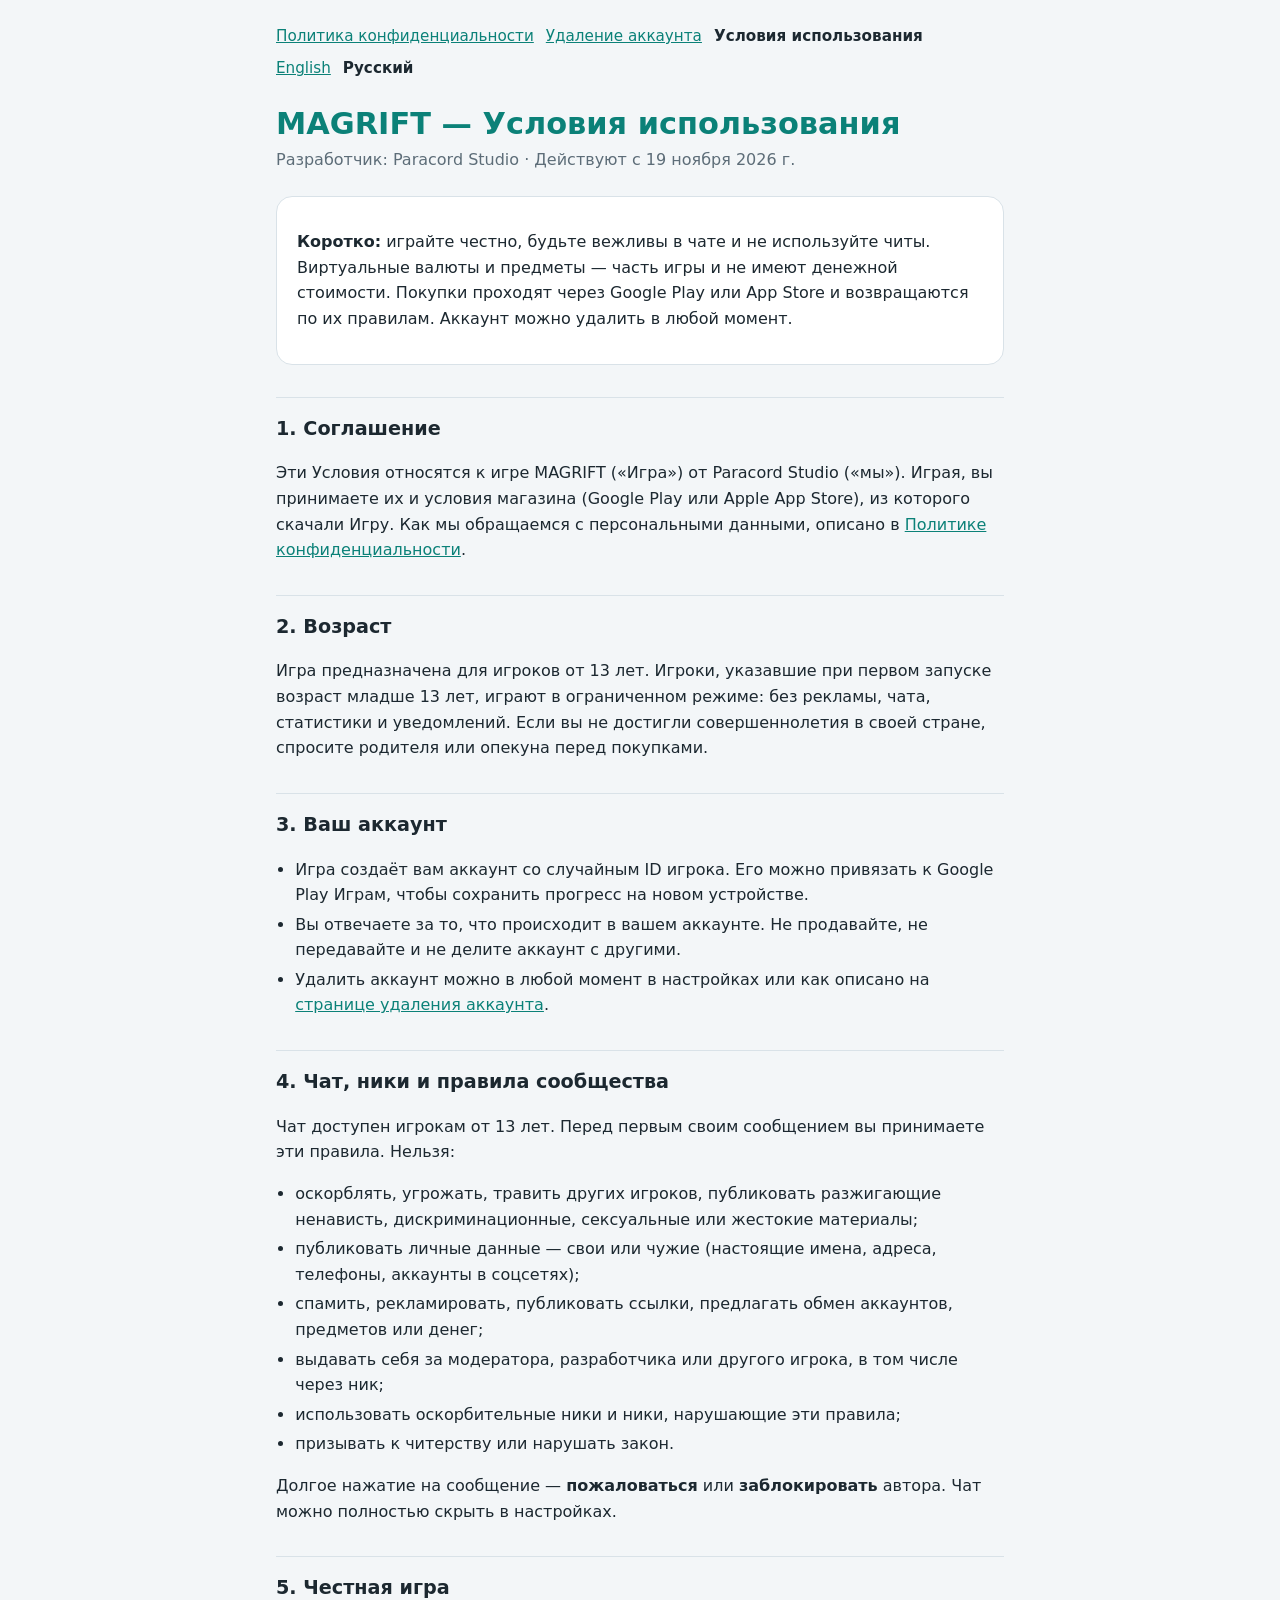
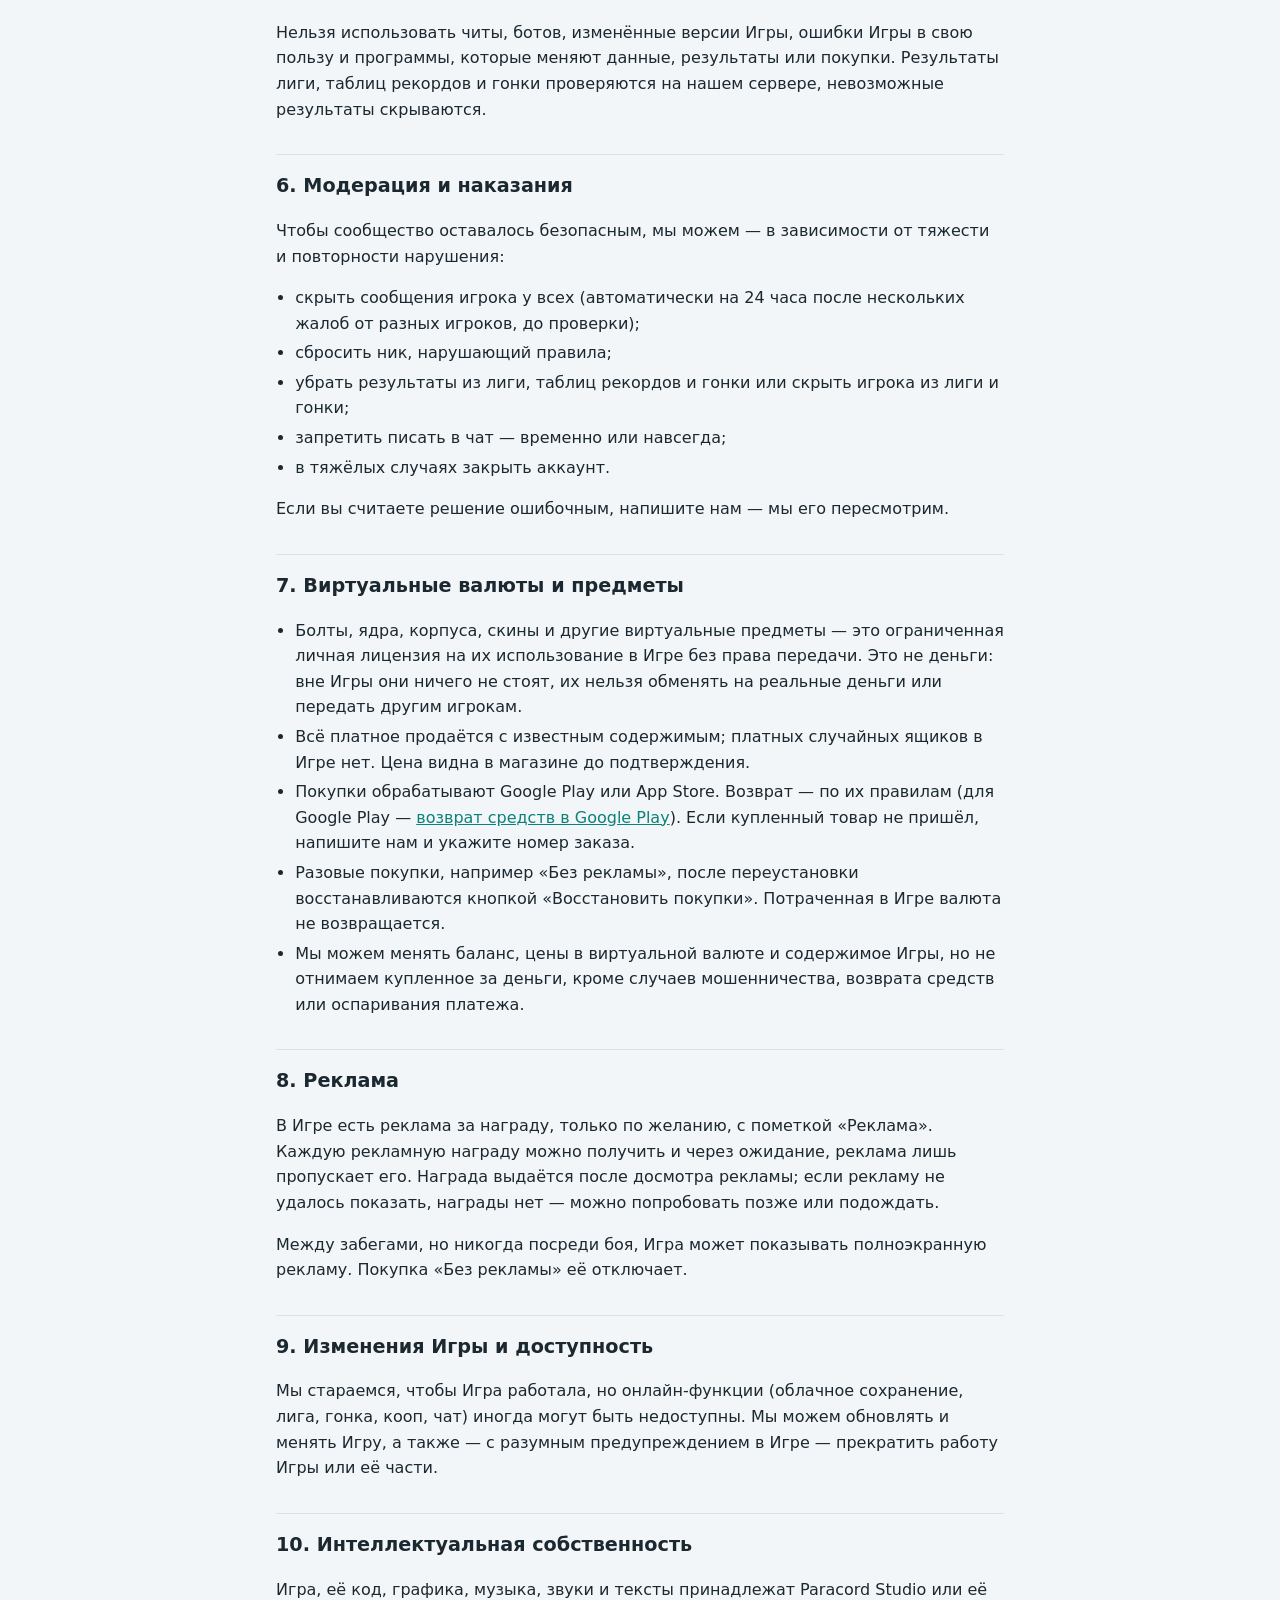
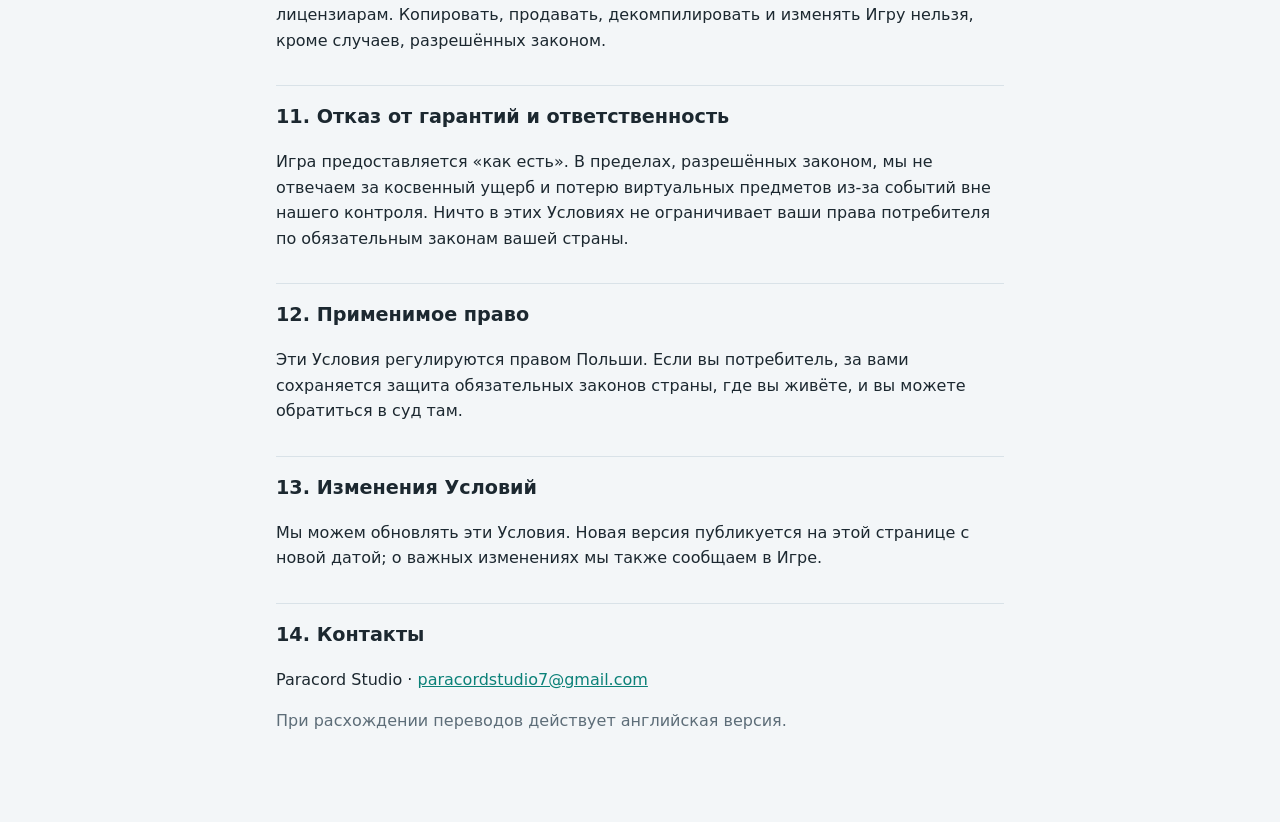
<file: ru/terms.html>
<!doctype html>
<html lang="ru">
<head>
<meta charset="utf-8">
<meta name="viewport" content="width=device-width, initial-scale=1">
<title>MAGRIFT — Условия использования</title>
<link rel="stylesheet" href="../style.css">
</head>
<body>
<main>
  <nav>
    <span><a href="./">Политика конфиденциальности</a> <a href="delete-account.html">Удаление аккаунта</a> <strong>Условия использования</strong></span>
    <span><a href="../terms.html">English</a> <strong>Русский</strong></span>
  </nav>

  <h1>MAGRIFT — Условия использования</h1>
  <p class="meta">Разработчик: Paracord Studio · Действуют с 19 ноября 2026 г.</p>

  <div class="card">
    <p><strong>Коротко:</strong> играйте честно, будьте вежливы в чате и не используйте читы. Виртуальные валюты и предметы —
    часть игры и не имеют денежной стоимости. Покупки проходят через Google Play или App Store и возвращаются по их правилам.
    Аккаунт можно удалить в любой момент.</p>
  </div>

  <h2>1. Соглашение</h2>
  <p>Эти Условия относятся к игре MAGRIFT («Игра») от Paracord Studio («мы»). Играя, вы принимаете их и условия магазина
  (Google Play или Apple App Store), из которого скачали Игру. Как мы обращаемся с персональными данными, описано в
  <a href="./">Политике конфиденциальности</a>.</p>

  <h2>2. Возраст</h2>
  <p>Игра предназначена для игроков от 13 лет. Игроки, указавшие при первом запуске возраст младше 13 лет, играют в
  ограниченном режиме: без рекламы, чата, статистики и уведомлений. Если вы не достигли совершеннолетия в своей стране,
  спросите родителя или опекуна перед покупками.</p>

  <h2>3. Ваш аккаунт</h2>
  <ul>
    <li>Игра создаёт вам аккаунт со случайным ID игрока. Его можно привязать к Google Play Играм, чтобы сохранить прогресс на
    новом устройстве.</li>
    <li>Вы отвечаете за то, что происходит в вашем аккаунте. Не продавайте, не передавайте и не делите аккаунт с другими.</li>
    <li>Удалить аккаунт можно в любой момент в настройках или как описано на <a href="delete-account.html">странице удаления
    аккаунта</a>.</li>
  </ul>

  <h2>4. Чат, ники и правила сообщества</h2>
  <p>Чат доступен игрокам от 13 лет. Перед первым своим сообщением вы принимаете эти правила. Нельзя:</p>
  <ul>
    <li>оскорблять, угрожать, травить других игроков, публиковать разжигающие ненависть, дискриминационные, сексуальные или
    жестокие материалы;</li>
    <li>публиковать личные данные — свои или чужие (настоящие имена, адреса, телефоны, аккаунты в соцсетях);</li>
    <li>спамить, рекламировать, публиковать ссылки, предлагать обмен аккаунтов, предметов или денег;</li>
    <li>выдавать себя за модератора, разработчика или другого игрока, в том числе через ник;</li>
    <li>использовать оскорбительные ники и ники, нарушающие эти правила;</li>
    <li>призывать к читерству или нарушать закон.</li>
  </ul>
  <p>Долгое нажатие на сообщение — <strong>пожаловаться</strong> или <strong>заблокировать</strong> автора. Чат можно
  полностью скрыть в настройках.</p>

  <h2>5. Честная игра</h2>
  <p>Нельзя использовать читы, ботов, изменённые версии Игры, ошибки Игры в свою пользу и программы, которые меняют данные,
  результаты или покупки. Результаты лиги, таблиц рекордов и гонки проверяются на нашем сервере, невозможные результаты
  скрываются.</p>

  <h2>6. Модерация и наказания</h2>
  <p>Чтобы сообщество оставалось безопасным, мы можем — в зависимости от тяжести и повторности нарушения:</p>
  <ul>
    <li>скрыть сообщения игрока у всех (автоматически на 24 часа после нескольких жалоб от разных игроков, до проверки);</li>
    <li>сбросить ник, нарушающий правила;</li>
    <li>убрать результаты из лиги, таблиц рекордов и гонки или скрыть игрока из лиги и гонки;</li>
    <li>запретить писать в чат — временно или навсегда;</li>
    <li>в тяжёлых случаях закрыть аккаунт.</li>
  </ul>
  <p>Если вы считаете решение ошибочным, напишите нам — мы его пересмотрим.</p>

  <h2>7. Виртуальные валюты и предметы</h2>
  <ul>
    <li>Болты, ядра, корпуса, скины и другие виртуальные предметы — это ограниченная личная лицензия на их использование в
    Игре без права передачи. Это не деньги: вне Игры они ничего не стоят, их нельзя обменять на реальные деньги или передать
    другим игрокам.</li>
    <li>Всё платное продаётся с известным содержимым; платных случайных ящиков в Игре нет. Цена видна в магазине до
    подтверждения.</li>
    <li>Покупки обрабатывают Google Play или App Store. Возврат — по их правилам (для Google Play —
    <a href="https://support.google.com/googleplay/answer/2479637" rel="noopener">возврат средств в Google Play</a>). Если
    купленный товар не пришёл, напишите нам и укажите номер заказа.</li>
    <li>Разовые покупки, например «Без рекламы», после переустановки восстанавливаются кнопкой «Восстановить покупки».
    Потраченная в Игре валюта не возвращается.</li>
    <li>Мы можем менять баланс, цены в виртуальной валюте и содержимое Игры, но не отнимаем купленное за деньги, кроме случаев
    мошенничества, возврата средств или оспаривания платежа.</li>
  </ul>

  <h2>8. Реклама</h2>
  <p>В Игре есть реклама за награду, только по желанию, с пометкой «Реклама». Каждую рекламную награду можно получить и через
  ожидание, реклама лишь пропускает его. Награда выдаётся после досмотра рекламы; если рекламу не удалось показать, награды
  нет — можно попробовать позже или подождать.</p>
  <p>Между забегами, но никогда посреди боя, Игра может показывать полноэкранную рекламу. Покупка «Без рекламы» её
  отключает.</p>

  <h2>9. Изменения Игры и доступность</h2>
  <p>Мы стараемся, чтобы Игра работала, но онлайн-функции (облачное сохранение, лига, гонка, кооп, чат) иногда могут быть недоступны. Мы
  можем обновлять и менять Игру, а также — с разумным предупреждением в Игре — прекратить работу Игры или её части.</p>

  <h2>10. Интеллектуальная собственность</h2>
  <p>Игра, её код, графика, музыка, звуки и тексты принадлежат Paracord Studio или её лицензиарам. Копировать, продавать,
  декомпилировать и изменять Игру нельзя, кроме случаев, разрешённых законом.</p>

  <h2>11. Отказ от гарантий и ответственность</h2>
  <p>Игра предоставляется «как есть». В пределах, разрешённых законом, мы не отвечаем за косвенный ущерб и потерю
  виртуальных предметов из-за событий вне нашего контроля. Ничто в этих Условиях не ограничивает ваши права потребителя по
  обязательным законам вашей страны.</p>

  <h2>12. Применимое право</h2>
  <p>Эти Условия регулируются правом Польши. Если вы потребитель, за вами сохраняется защита обязательных законов страны, где
  вы живёте, и вы можете обратиться в суд там.</p>

  <h2>13. Изменения Условий</h2>
  <p>Мы можем обновлять эти Условия. Новая версия публикуется на этой странице с новой датой; о важных изменениях мы также
  сообщаем в Игре.</p>

  <h2>14. Контакты</h2>
  <p>Paracord Studio · <a href="mailto:paracordstudio7@gmail.com">paracordstudio7@gmail.com</a></p>
  <p class="meta">При расхождении переводов действует английская версия.</p>
</main>
</body>
</html>
</file>
<file: style.css>
:root { --bg: #f3f6f8; --text: #1c2830; --muted: #5d6d78; --accent: #0b8178; --card: #ffffff; --line: #d9e2e8; }
@media (prefers-color-scheme: dark) {
  :root { --bg: #11171c; --text: #e4ecf0; --muted: #9fb0ba; --accent: #45d3c4; --card: #1a2229; --line: #2b3741; }
}
* { box-sizing: border-box; }
body { margin: 0; background: var(--bg); color: var(--text); font: 16px/1.6 system-ui, -apple-system, "Segoe UI", Roboto, sans-serif; }
main { max-width: 760px; margin: 0 auto; padding: 24px 16px 64px; }
nav { display: flex; flex-wrap: wrap; justify-content: space-between; gap: 8px 16px; font-size: 0.95rem; margin: 0 0 24px; }
nav span { display: inline-flex; flex-wrap: wrap; gap: 4px 12px; }
nav strong { color: var(--text); }
h1 { color: var(--accent); font-size: 1.9rem; line-height: 1.25; margin: 0 0 4px; }
h2 { font-size: 1.2rem; margin: 32px 0 8px; padding-top: 16px; border-top: 1px solid var(--line); }
h3 { font-size: 1.05rem; margin: 20px 0 6px; }
.meta { color: var(--muted); margin: 0 0 24px; }
.card { background: var(--card); border: 1px solid var(--line); border-radius: 16px; padding: 16px 20px; }
ul, ol { padding-left: 1.2em; }
li { margin: 4px 0; }
a { color: var(--accent); }
table { width: 100%; border-collapse: collapse; font-size: 0.95rem; }
th, td { text-align: left; vertical-align: top; padding: 8px; border-bottom: 1px solid var(--line); }
th { color: var(--muted); font-weight: 600; }
.table-wrap { overflow-x: auto; }
code { font-size: 0.95em; }
</file>
